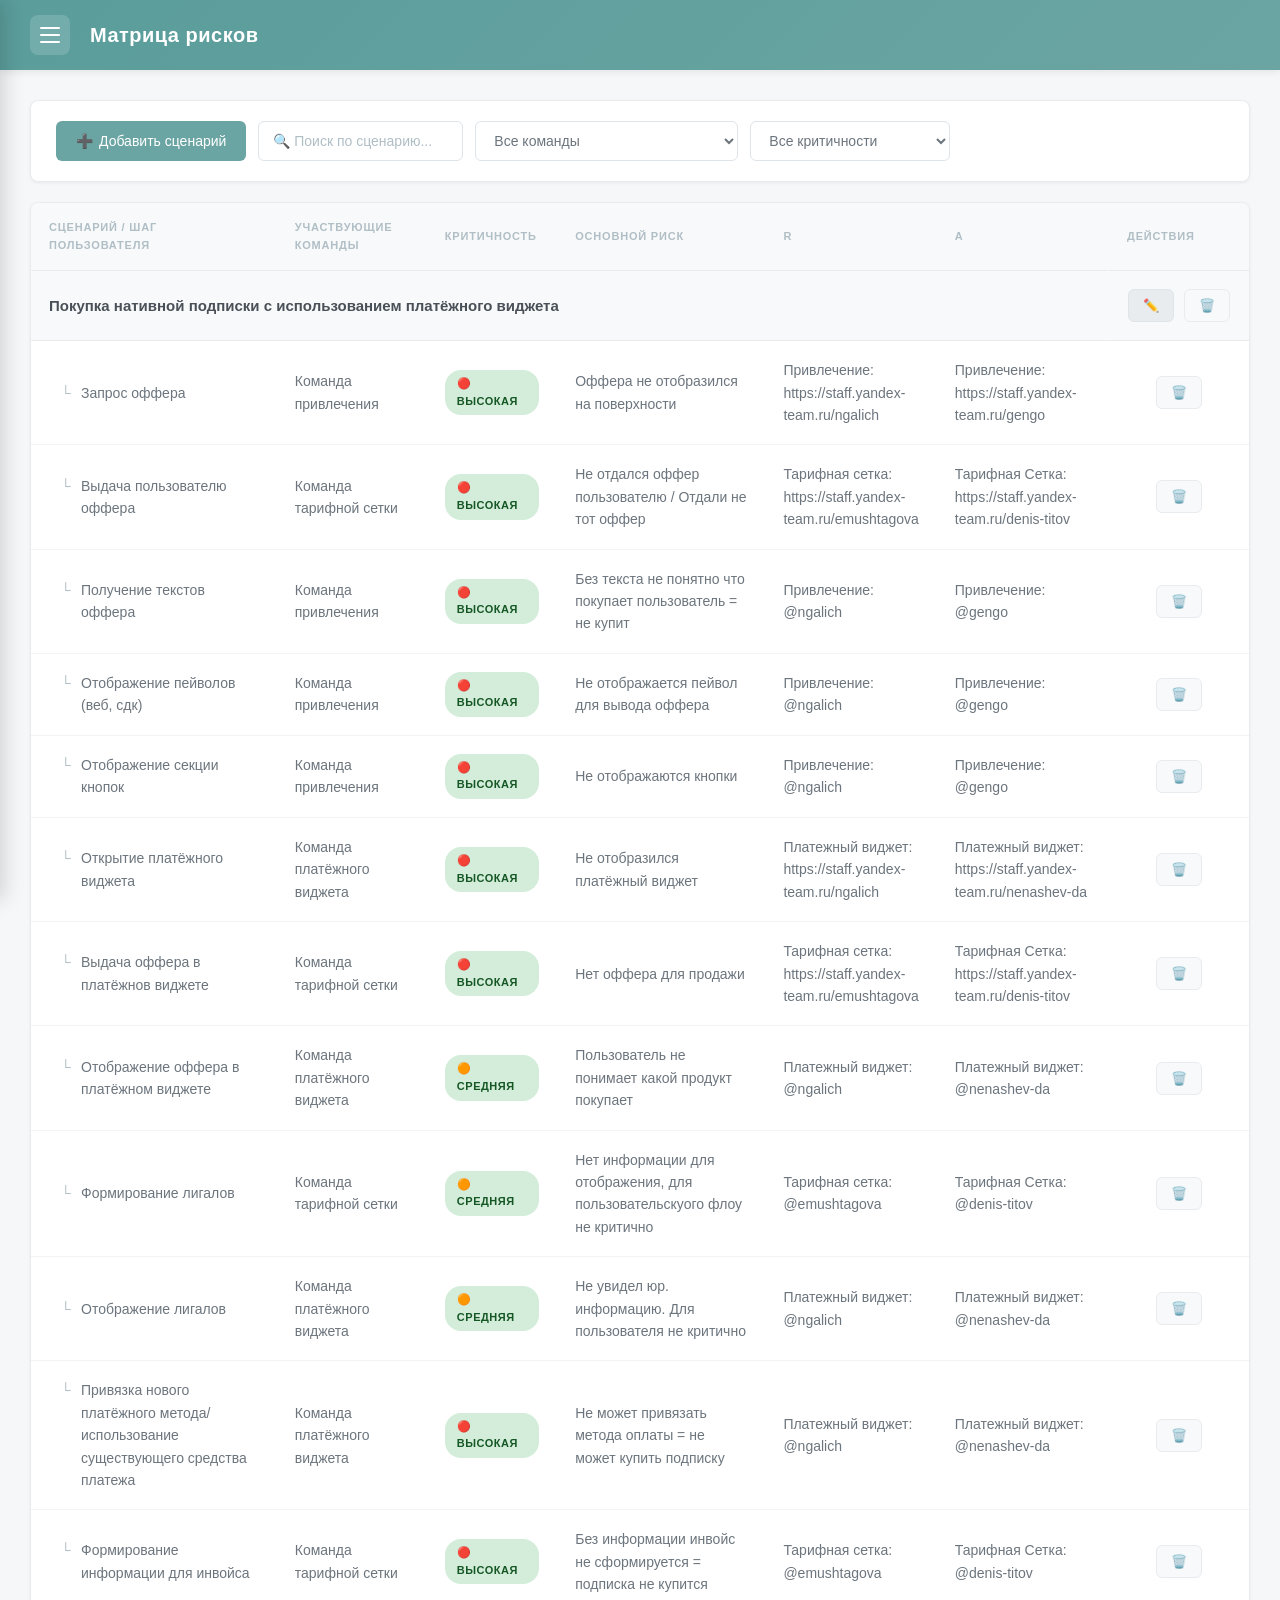
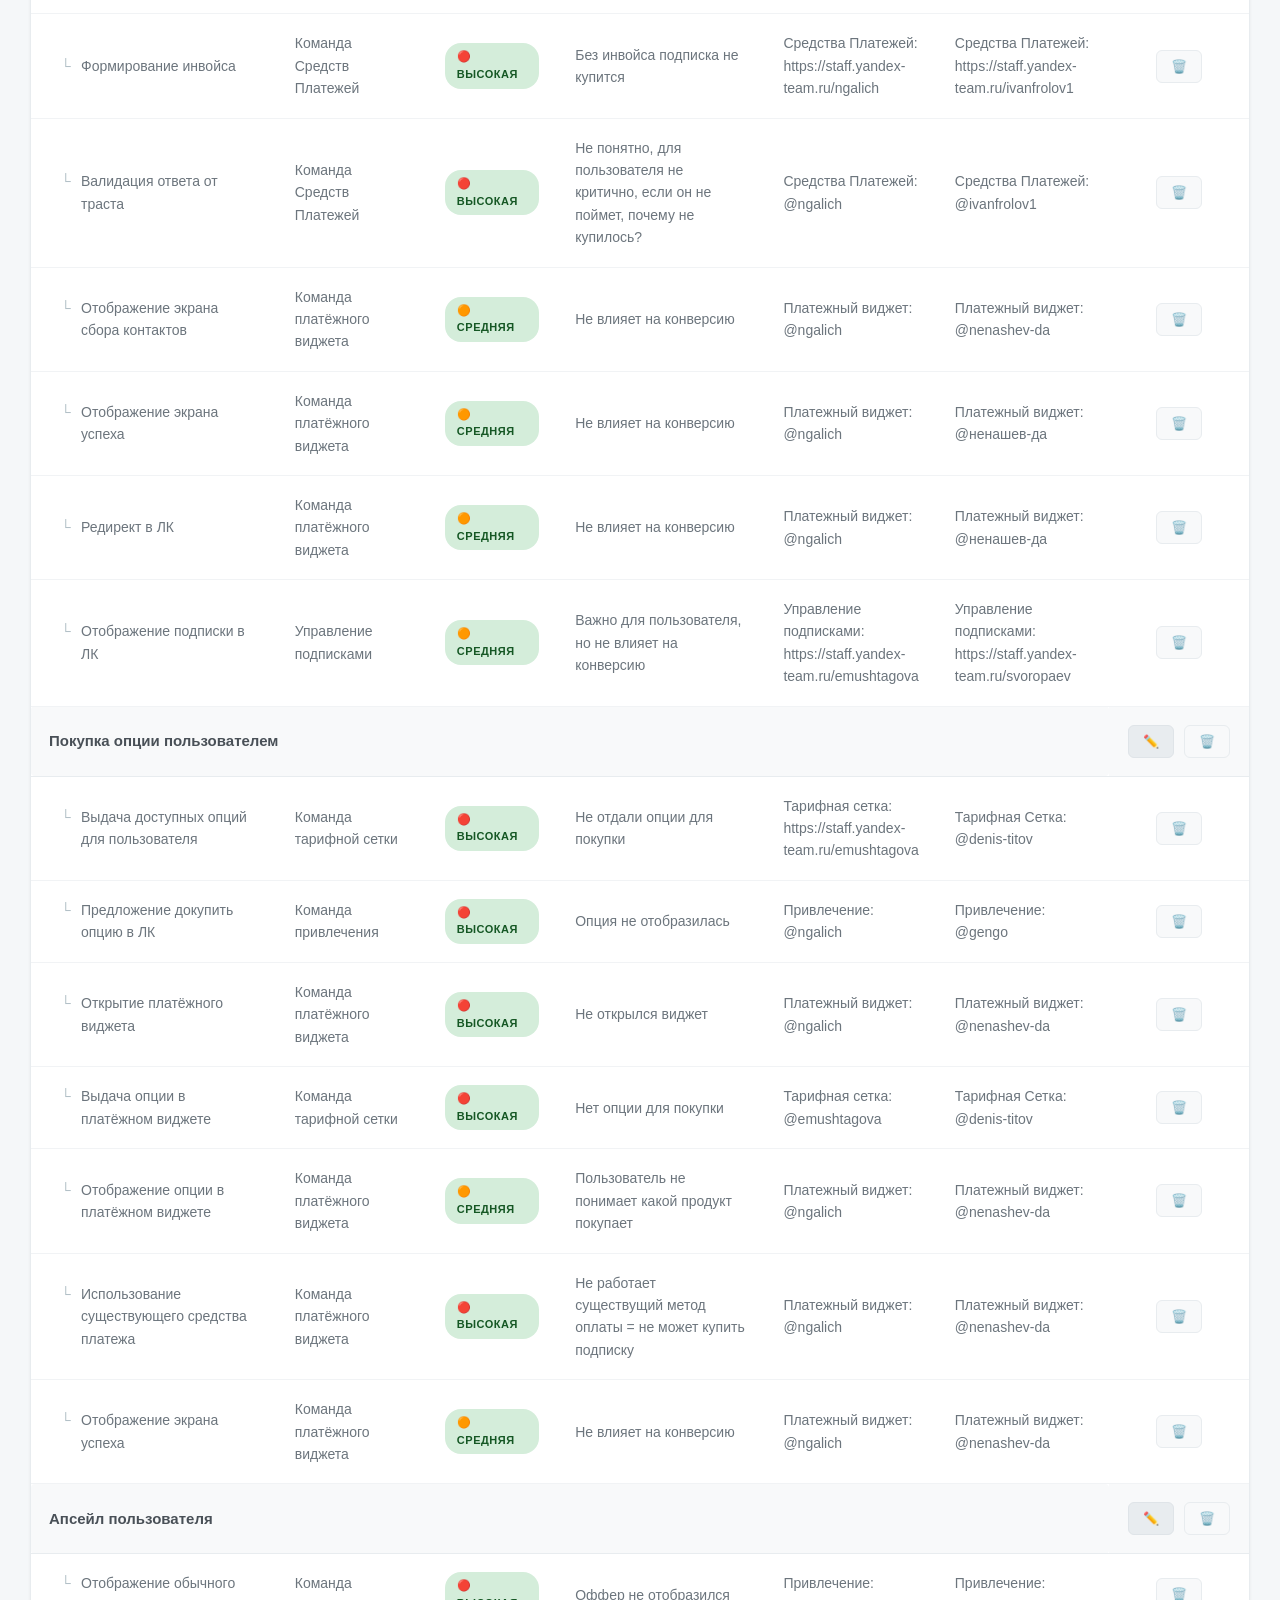
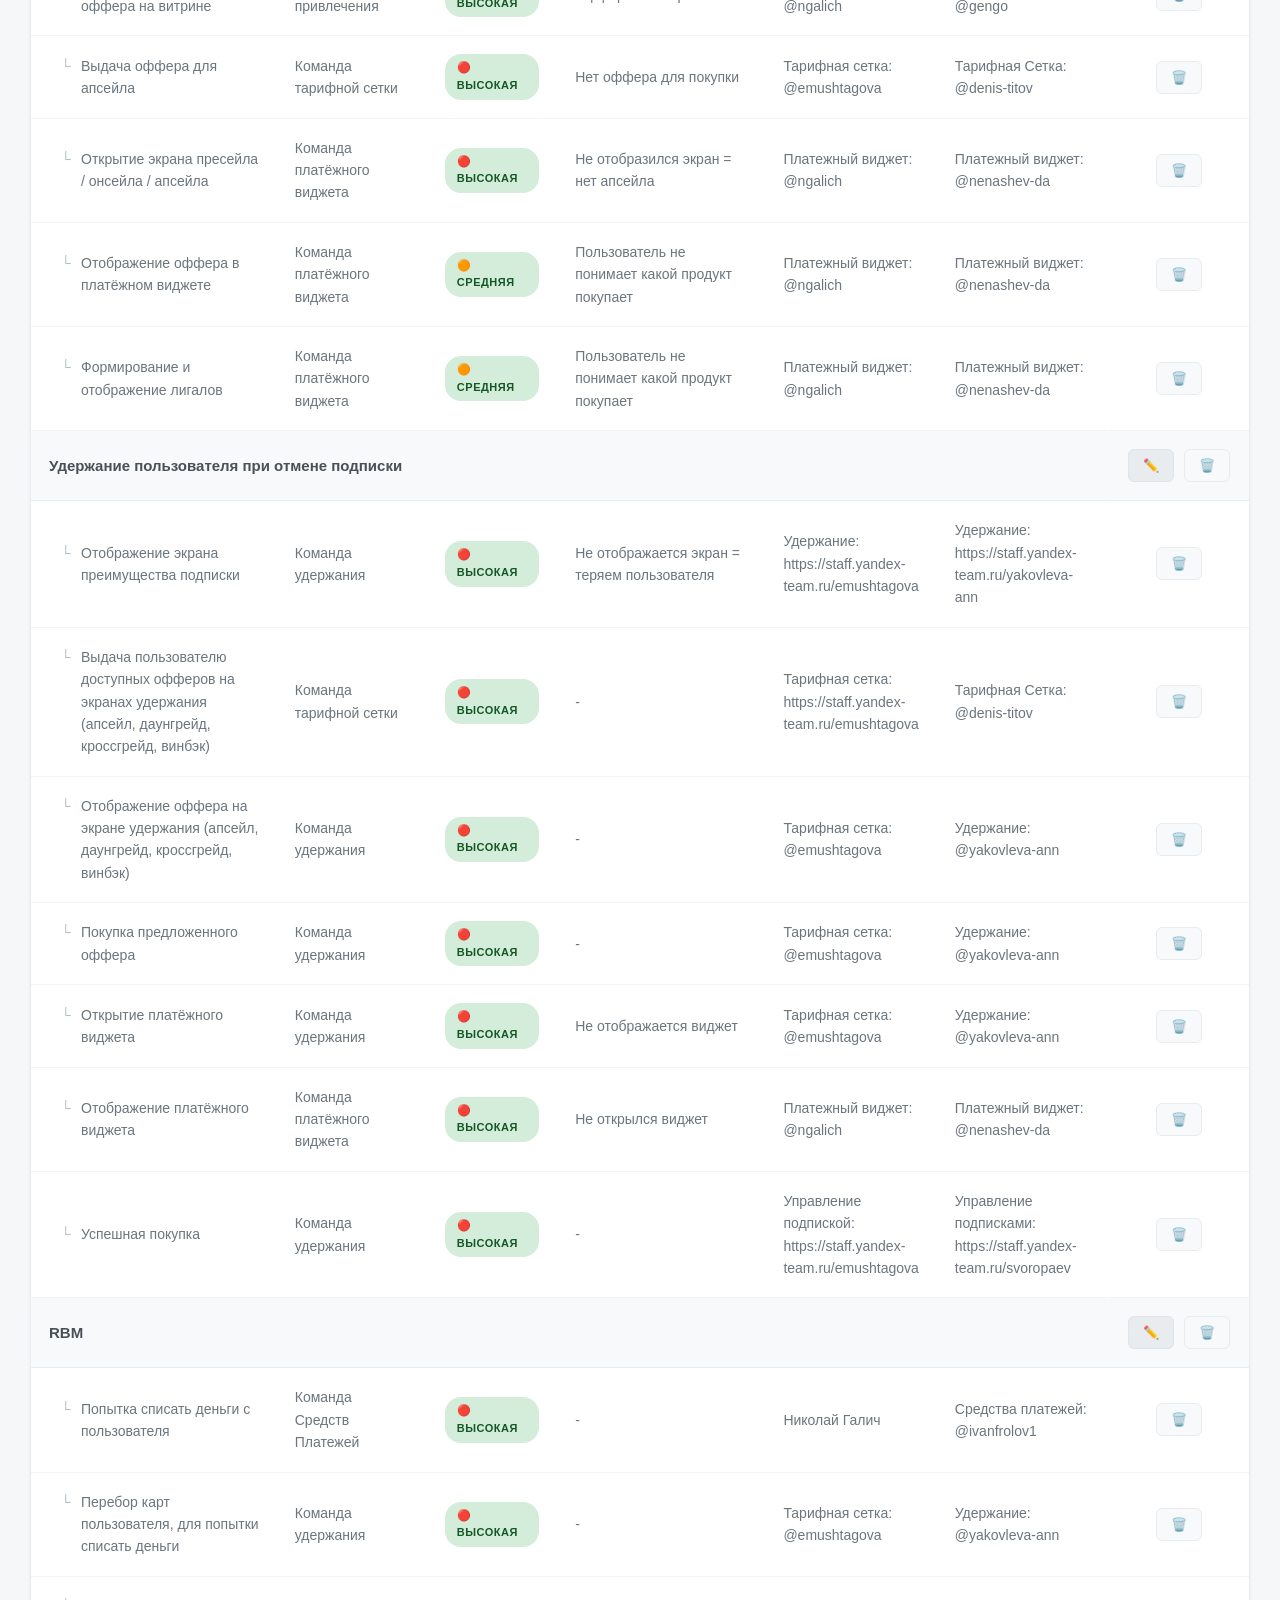
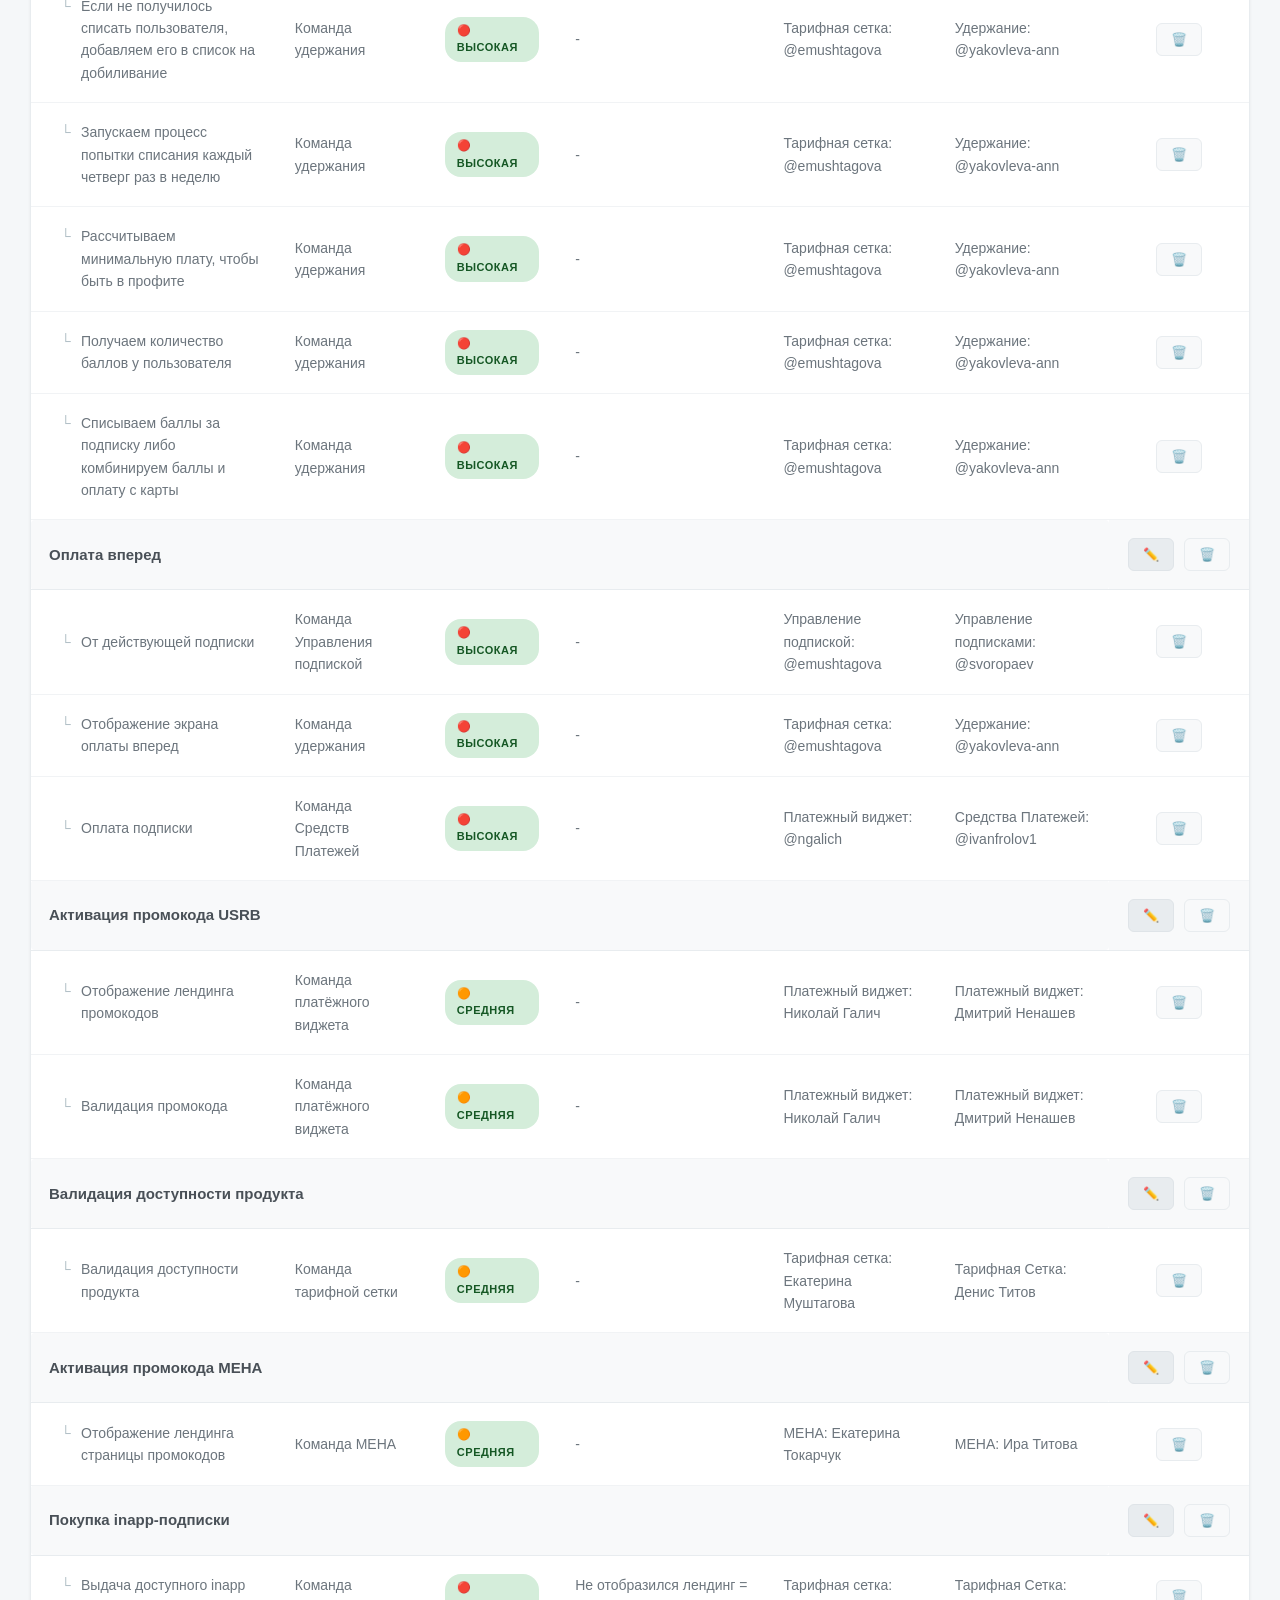
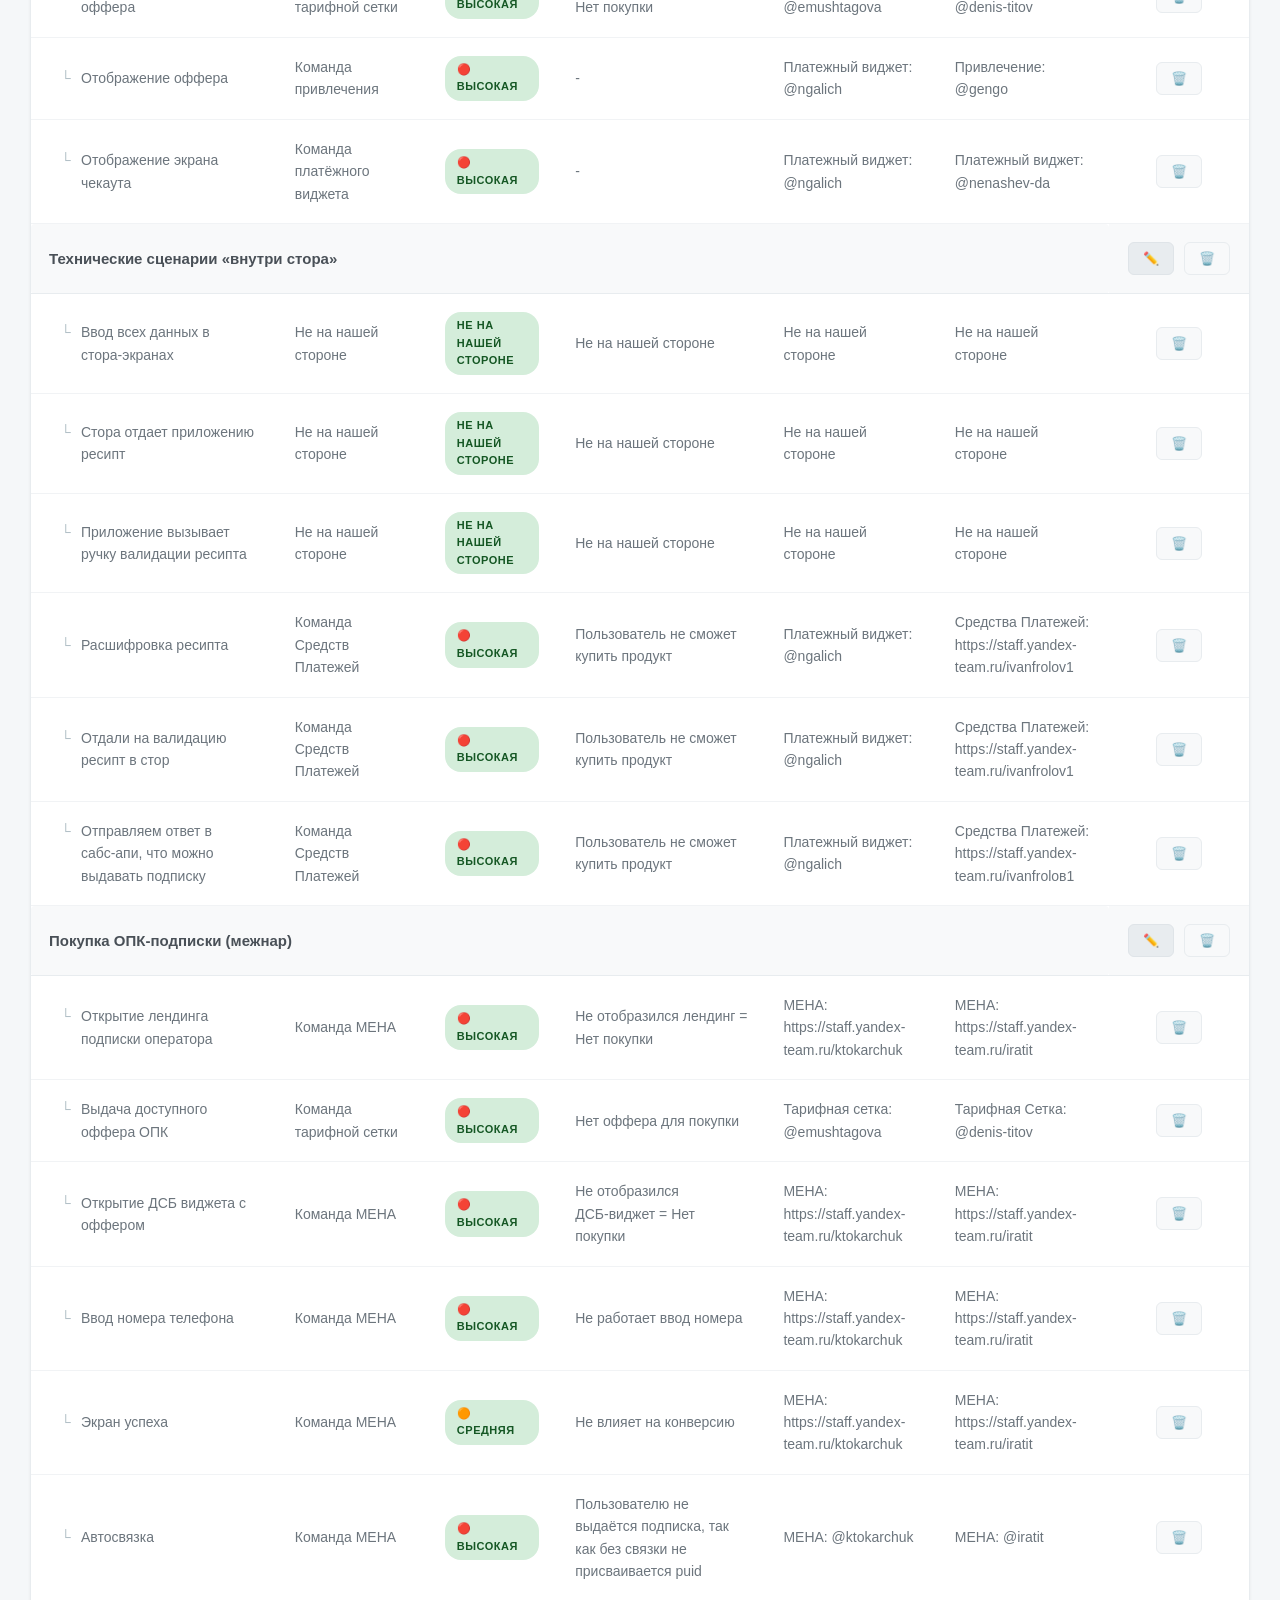
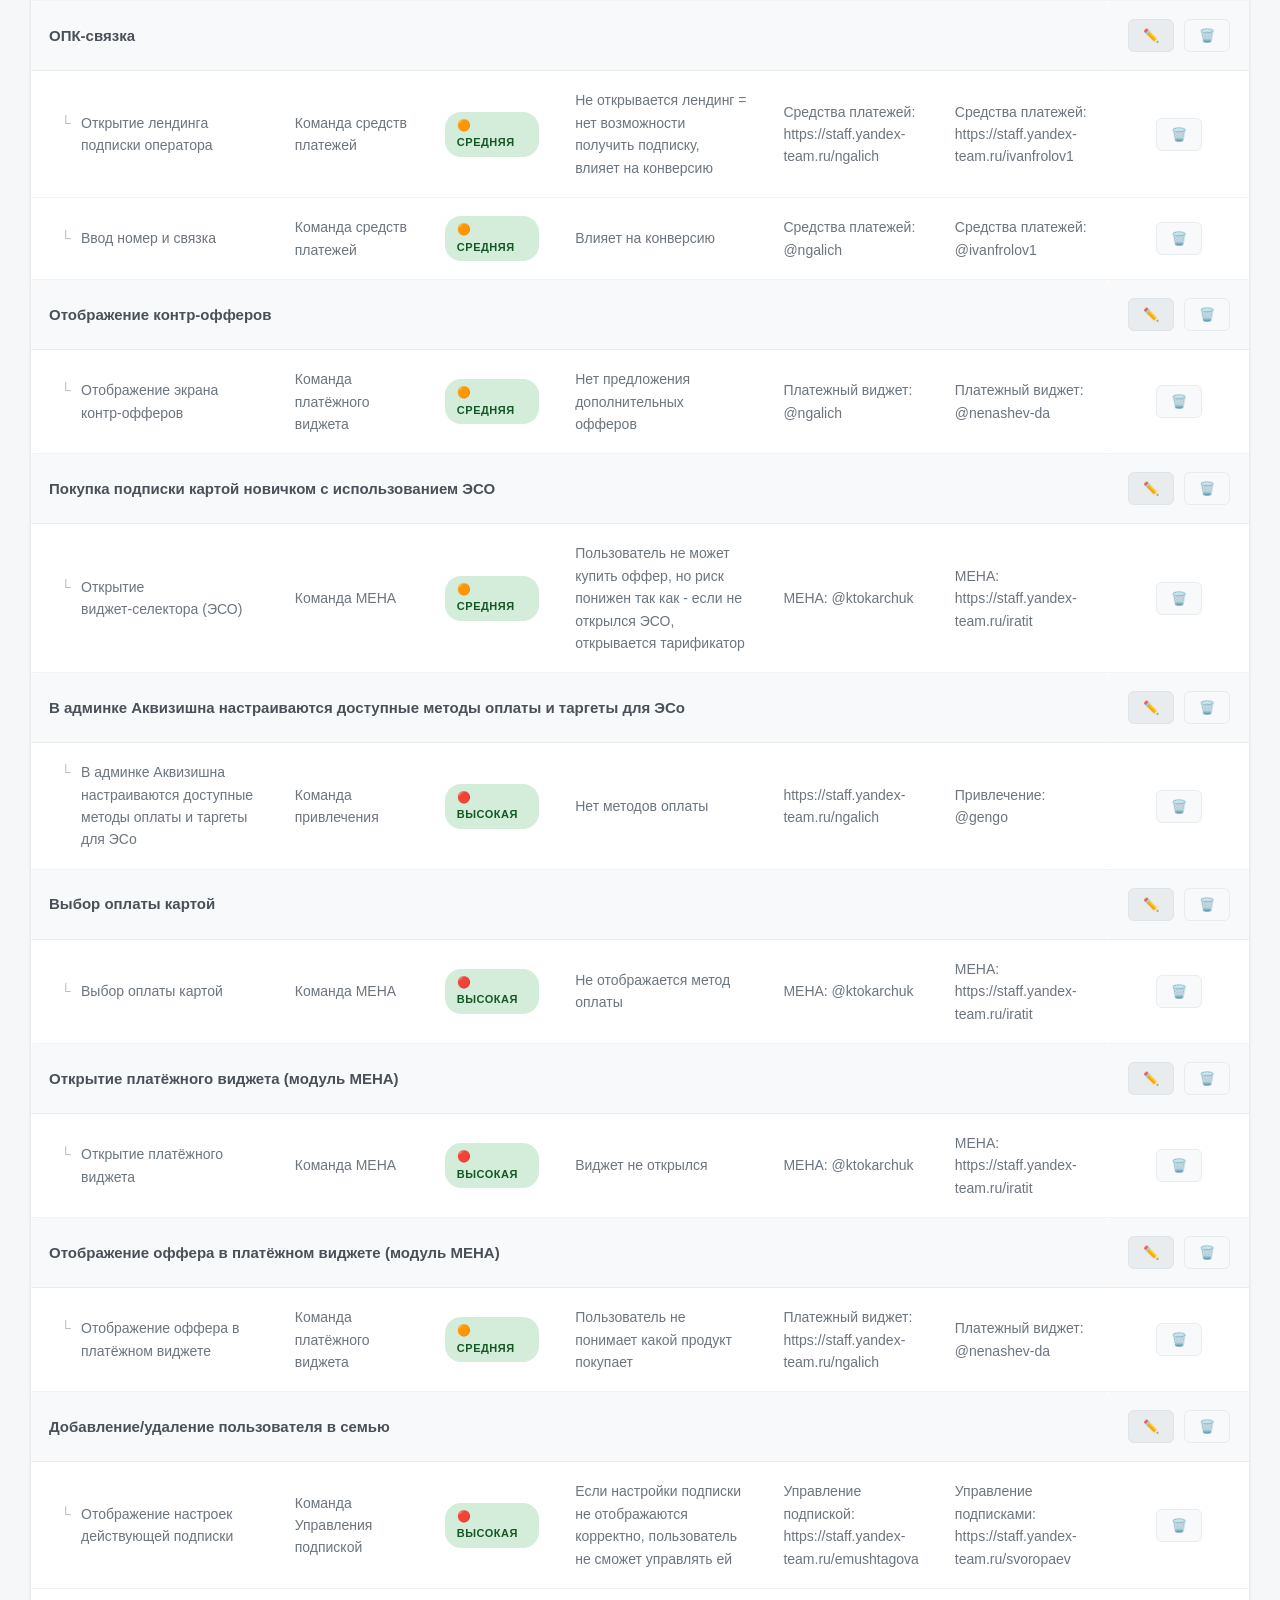
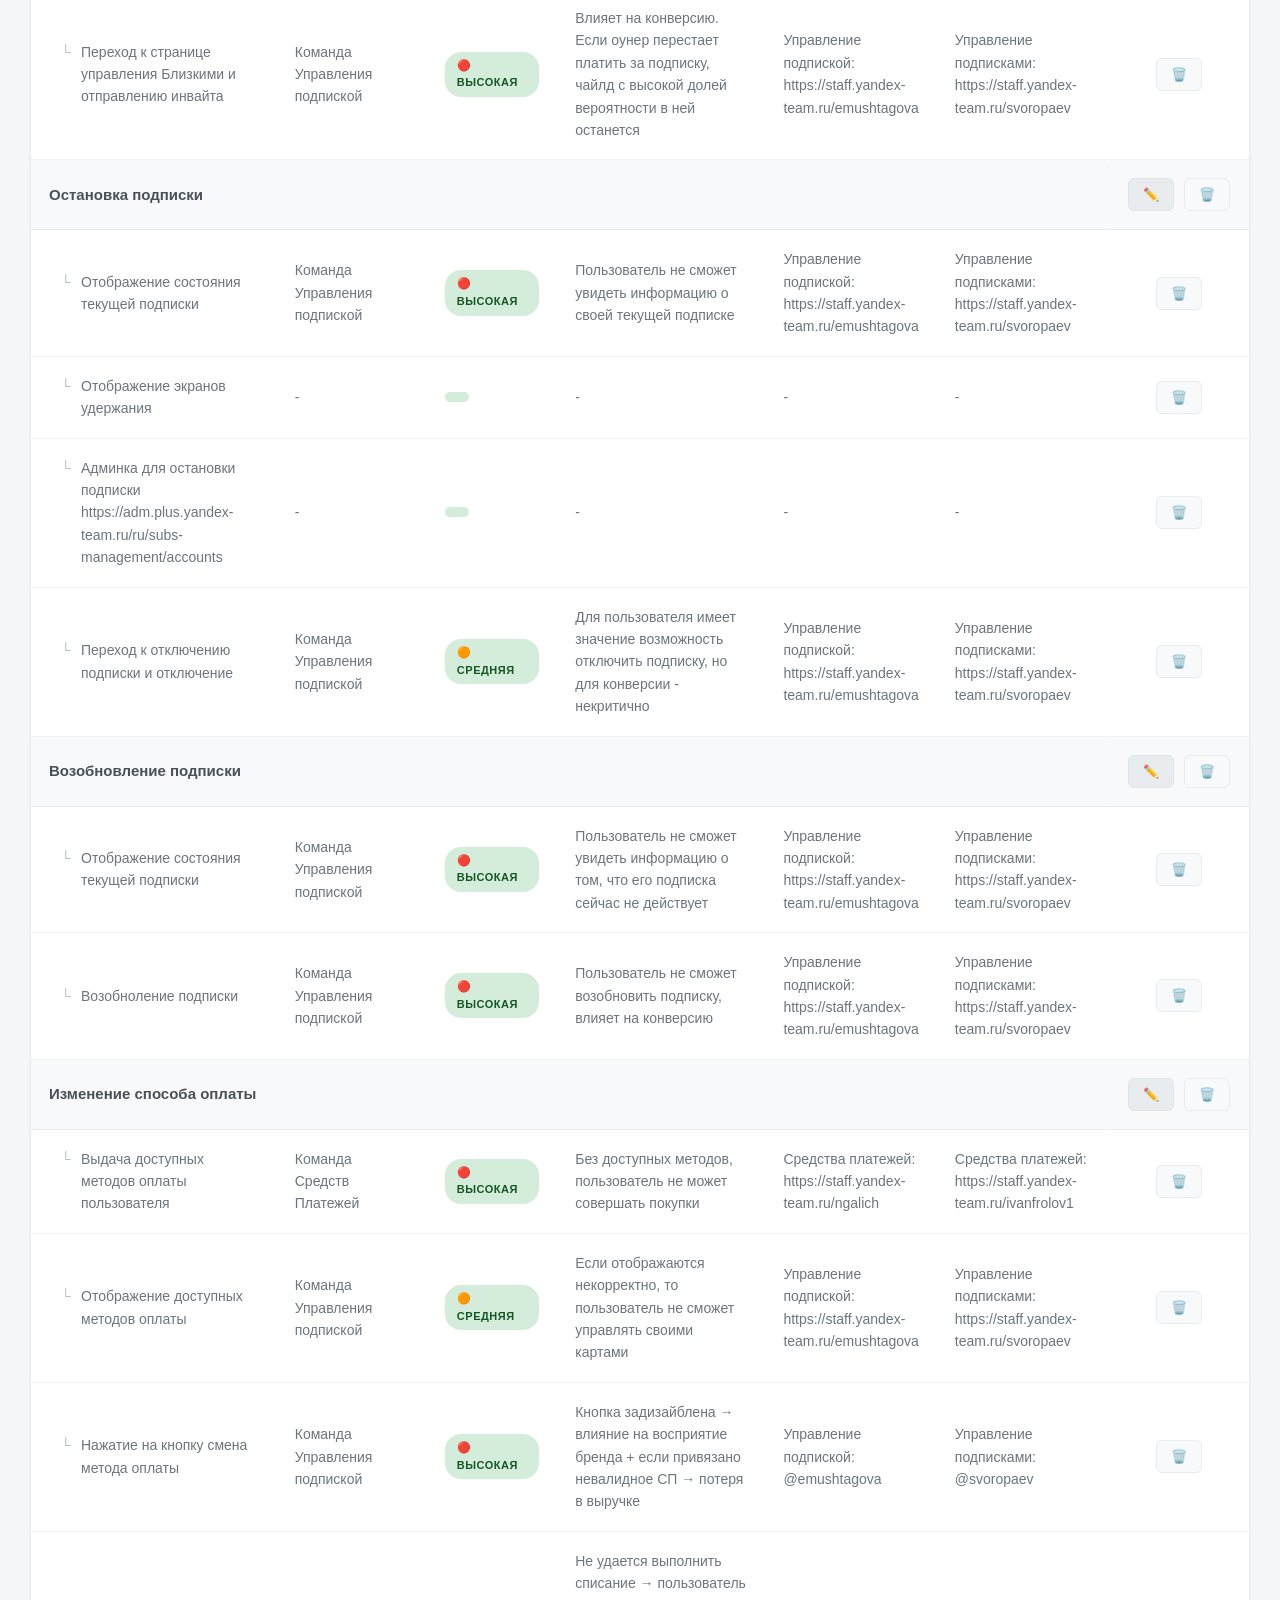
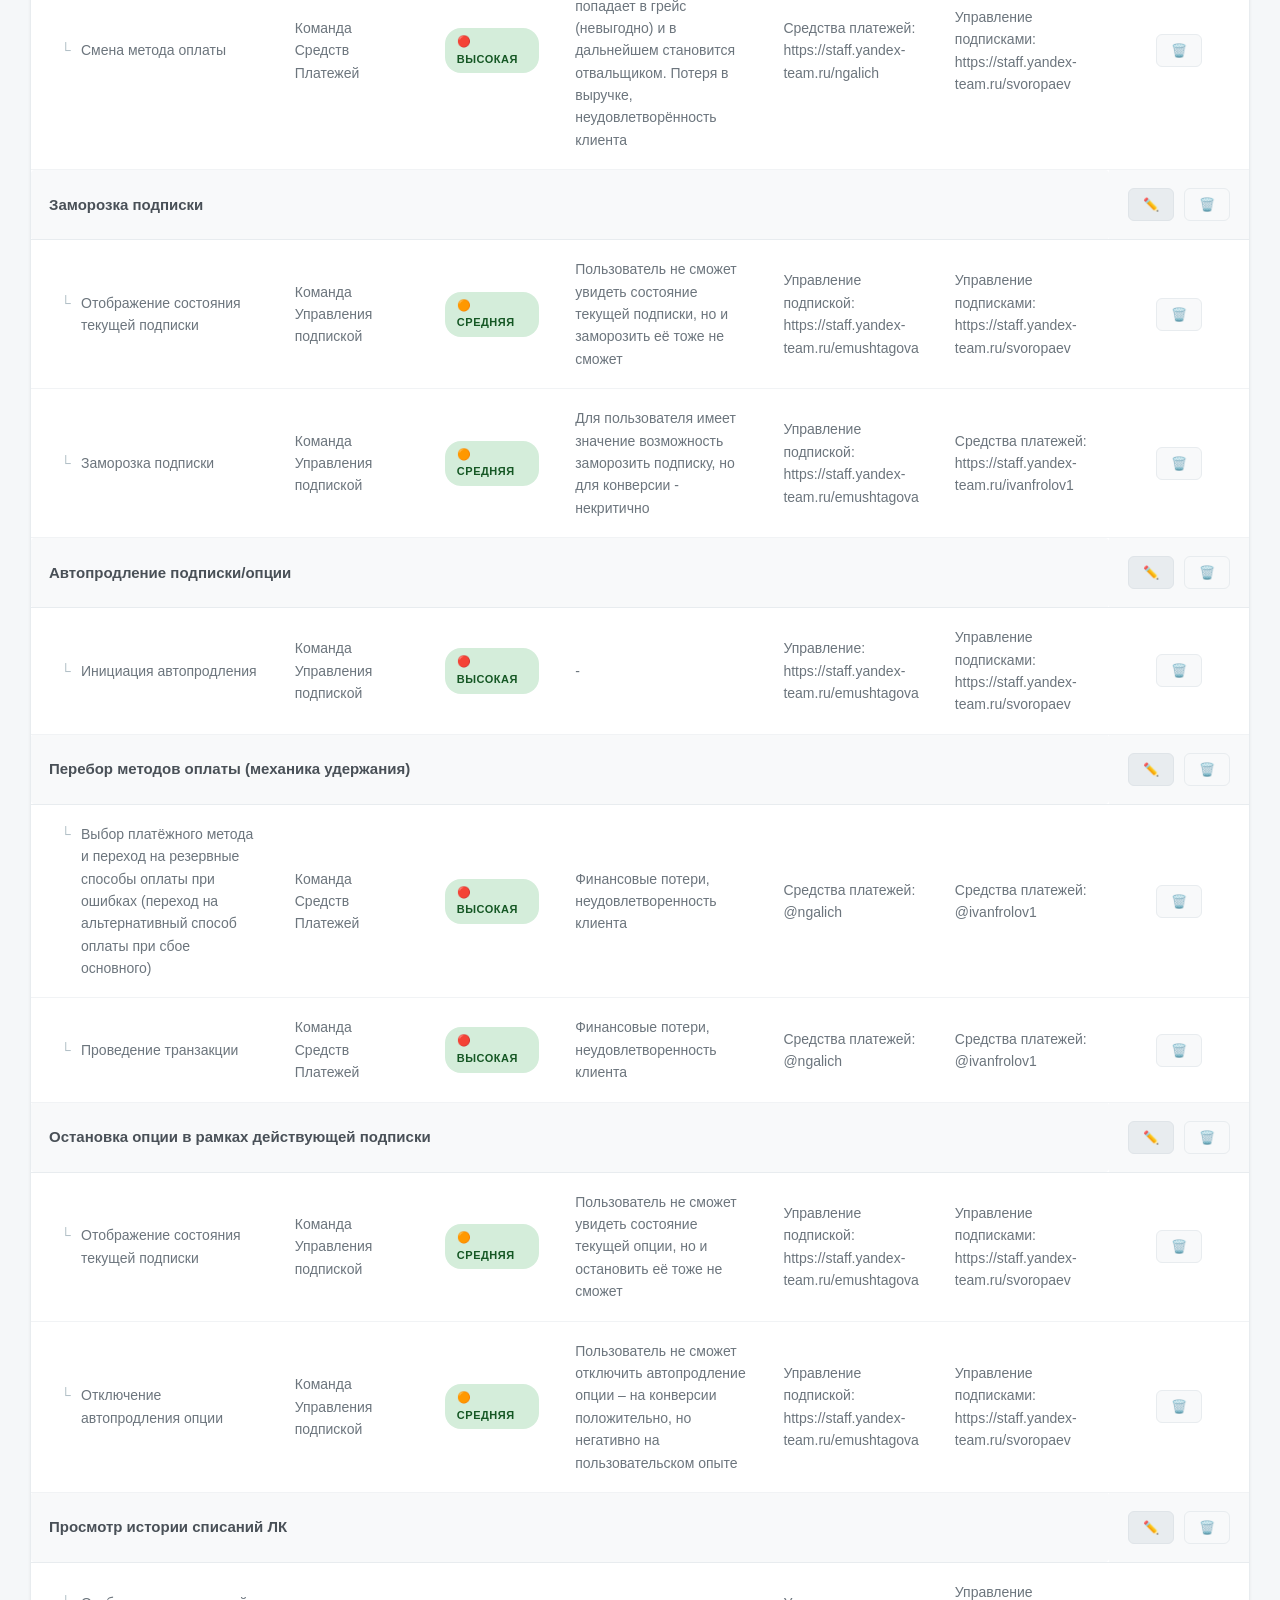
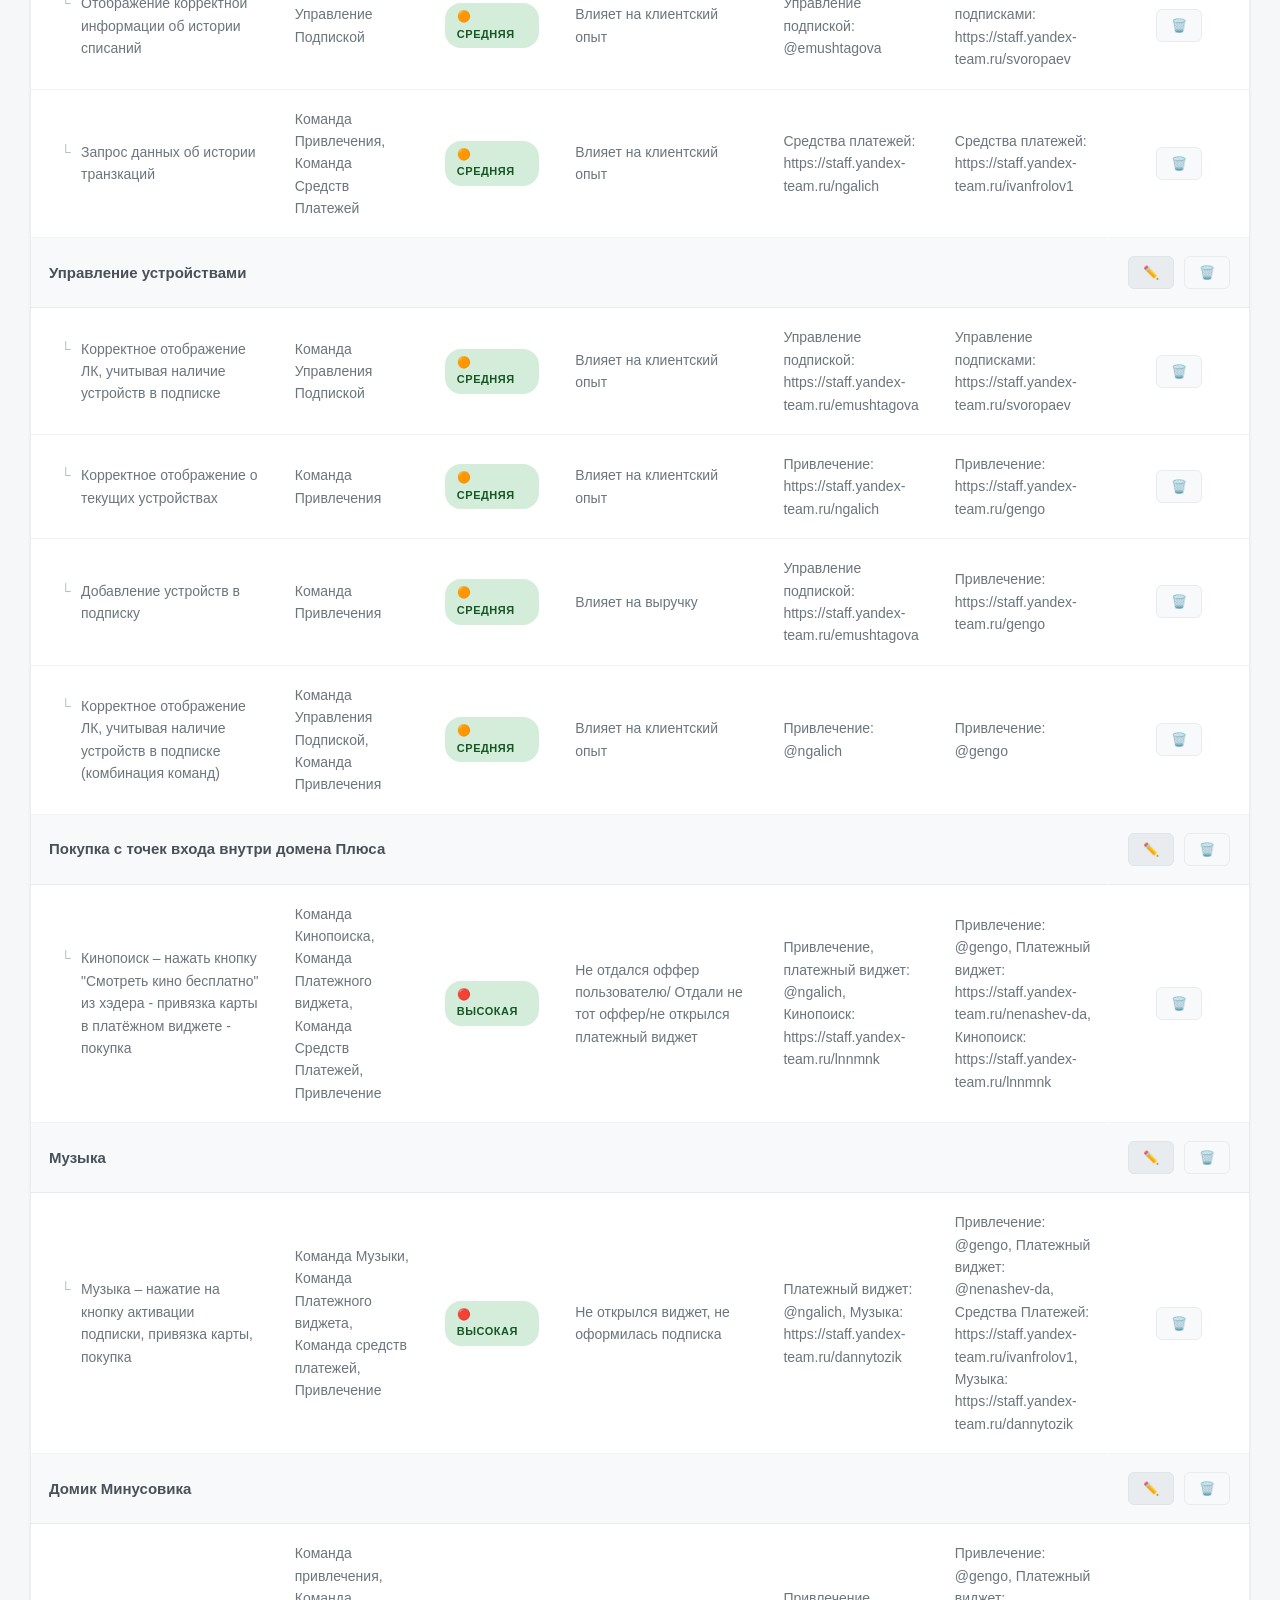
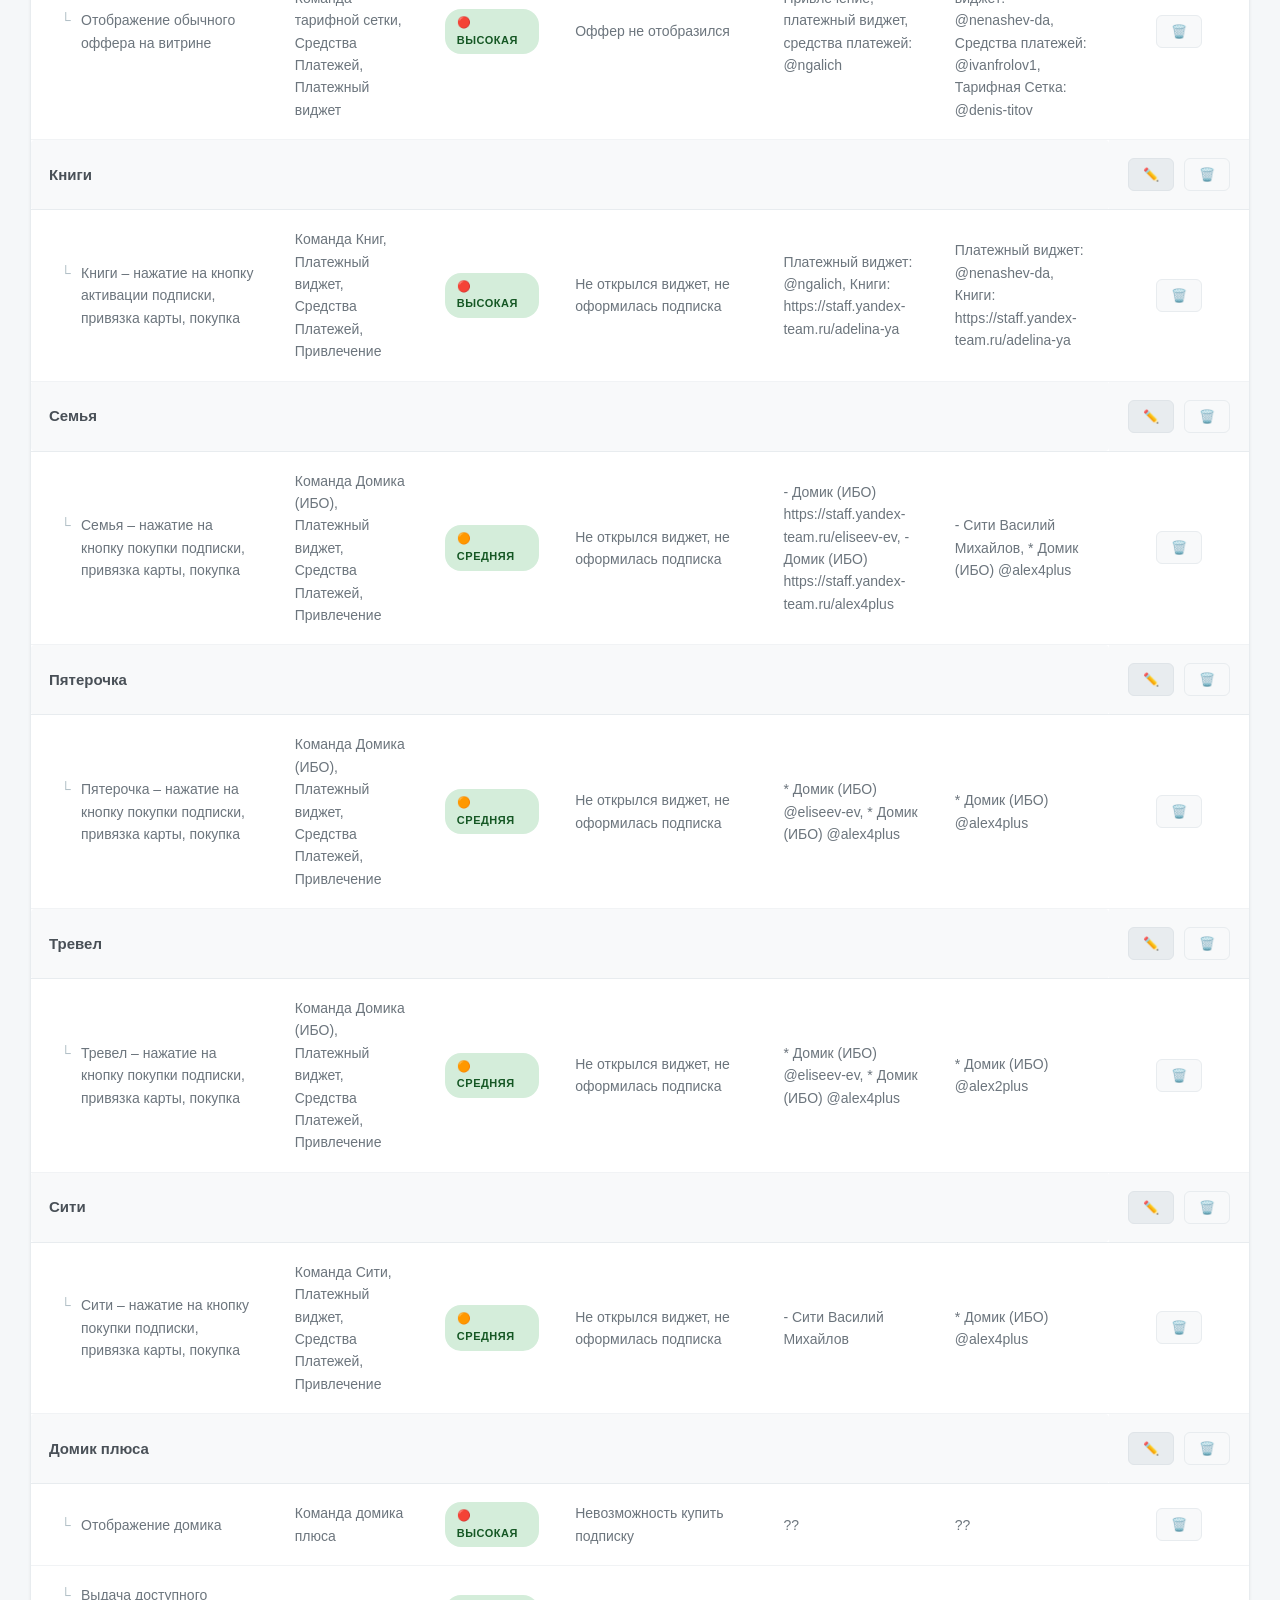
<file: index.html>
<!DOCTYPE html>
<html lang="ru">
<head>
    <meta charset="UTF-8">
    <meta name="viewport" content="width=device-width, initial-scale=1.0">
    <title>Матрица рисков</title>
    <style>
        * {
            margin: 0;
            padding: 0;
            box-sizing: border-box;
        }

        body {
            font-family: -apple-system, BlinkMacSystemFont, 'Segoe UI', 'Helvetica Neue', Arial, sans-serif;
            background: #f5f7f9;
            color: #2c3e50;
            line-height: 1.6;
        }

        /* Header */
        .header {
            background: linear-gradient(135deg, #5a9d9b 0%, #6ba5a3 100%);
            height: 70px;
            display: flex;
            align-items: center;
            padding: 0 30px;
            box-shadow: 0 2px 8px rgba(0,0,0,0.08);
            position: relative;
        }

        .header-logo {
            color: white;
            font-size: 20px;
            font-weight: 600;
            letter-spacing: 0.5px;
        }

        .hamburger {
            background: rgba(255,255,255,0.15);
            border: none;
            width: 40px;
            height: 40px;
            border-radius: 8px;
            cursor: pointer;
            display: flex;
            flex-direction: column;
            align-items: center;
            justify-content: center;
            gap: 5px;
            transition: all 0.3s ease;
            margin-right: 20px;
        }

        .hamburger:hover {
            background: rgba(255,255,255,0.25);
        }

        .hamburger span {
            display: block;
            width: 20px;
            height: 2px;
            background: white;
            border-radius: 2px;
            transition: all 0.3s ease;
        }

        /* Sidebar */
        .sidebar {
            position: fixed;
            left: -280px;
            top: 0;
            width: 280px;
            height: 100vh;
            background: #3d4f5c;
            box-shadow: 4px 0 20px rgba(0,0,0,0.15);
            z-index: 2000;
            transition: left 0.4s cubic-bezier(0.16, 1, 0.3, 1);
            overflow-y: auto;
        }

        .sidebar.open {
            left: 0;
        }

        .sidebar-header {
            padding: 25px 20px;
            border-bottom: 1px solid rgba(255,255,255,0.1);
            display: flex;
            justify-content: space-between;
            align-items: center;
        }

        .sidebar-title {
            color: white;
            font-size: 18px;
            font-weight: 600;
        }

        .sidebar-close {
            background: rgba(255,255,255,0.1);
            border: none;
            color: white;
            width: 32px;
            height: 32px;
            border-radius: 6px;
            cursor: pointer;
            font-size: 20px;
            display: flex;
            align-items: center;
            justify-content: center;
            transition: all 0.2s ease;
        }

        .sidebar-close:hover {
            background: rgba(255,255,255,0.2);
            transform: rotate(90deg);
        }

        .sidebar-menu {
            padding: 10px 0;
        }

        .sidebar-item {
            padding: 14px 20px;
            color: rgba(255,255,255,0.85);
            display: flex;
            align-items: center;
            gap: 12px;
            cursor: pointer;
            transition: all 0.2s ease;
            border: none;
            background: none;
            width: 100%;
            text-align: left;
            font-size: 14px;
            font-weight: 500;
        }

        .sidebar-item:hover {
            background: rgba(255,255,255,0.08);
            color: white;
        }

        .sidebar-divider {
            height: 1px;
            background: rgba(255,255,255,0.1);
            margin: 10px 0;
        }

        .sidebar-overlay {
            position: fixed;
            top: 0;
            left: 0;
            right: 0;
            bottom: 0;
            background: rgba(0,0,0,0.5);
            z-index: 1999;
            opacity: 0;
            visibility: hidden;
            transition: all 0.3s ease;
        }

        .sidebar-overlay.active {
            opacity: 1;
            visibility: visible;
        }

        /* Loading Overlay */
        .loading-overlay {
            position: fixed;
            top: 0;
            left: 0;
            right: 0;
            bottom: 0;
            background: rgba(255, 255, 255, 0.95);
            backdrop-filter: blur(4px);
            z-index: 9999;
            display: none;
            align-items: center;
            justify-content: center;
            flex-direction: column;
        }

        .loading-overlay.active {
            display: flex;
        }

        .loading-spinner {
            width: 50px;
            height: 50px;
            border: 4px solid #e8ecef;
            border-top: 4px solid #6ba5a3;
            border-radius: 50%;
            animation: spin 1s linear infinite;
        }

        @keyframes spin {
            0% { transform: rotate(0deg); }
            100% { transform: rotate(360deg); }
        }

        .loading-text {
            margin-top: 20px;
            color: #6ba5a3;
            font-weight: 600;
            font-size: 16px;
        }

        /* Error Message */
        .error-message {
            background: #f8d7da;
            color: #721c24;
            padding: 15px 20px;
            border-radius: 6px;
            margin: 20px 0;
            border: 1px solid #f5c6cb;
            display: none;
        }

        .error-message.show {
            display: block;
        }

        /* Container */
        .container {
            max-width: 1600px;
            margin: 0 auto;
            padding: 30px;
        }

        .page-title {
            font-size: 28px;
            font-weight: 600;
            color: #2c3e50;
            margin-bottom: 25px;
        }

        /* Controls */
        .controls {
            background: white;
            padding: 20px 25px;
            border-radius: 8px;
            box-shadow: 0 1px 3px rgba(0,0,0,0.06);
            margin-bottom: 20px;
            border: 1px solid #e8ecef;
        }

        .controls-row {
            display: flex;
            flex-wrap: wrap;
            gap: 12px;
            align-items: center;
        }

        .controls-left {
            display: flex;
            gap: 12px;
            flex-wrap: wrap;
            flex: 1;
        }

        /* Buttons */
        .btn {
            padding: 10px 20px;
            border: none;
            border-radius: 6px;
            cursor: pointer;
            font-size: 14px;
            font-weight: 500;
            transition: all 0.2s ease;
            white-space: nowrap;
            display: inline-flex;
            align-items: center;
            gap: 6px;
        }

        .btn-primary {
            background: #6ba5a3;
            color: white;
        }

        .btn-primary:hover {
            background: #5a9d9b;
            box-shadow: 0 2px 8px rgba(107,165,163,0.3);
        }

        .btn-success {
            background: #6ba5a3;
            color: white;
        }

        .btn-success:hover {
            background: #5a9d9b;
            box-shadow: 0 2px 8px rgba(107,165,163,0.3);
        }

        .btn-secondary {
            background: #95a5a6;
            color: white;
        }

        .btn-secondary:hover {
            background: #7f8c8d;
            box-shadow: 0 2px 8px rgba(149,165,166,0.3);
        }

        .btn-danger {
            background: #f8f9fa;
            color: #95a5a6;
            padding: 8px 14px;
            font-size: 13px;
            border: 1px solid #e8ecef;
        }

        .btn-danger:hover {
            background: #e8ecef;
            color: #6c757d;
            box-shadow: 0 2px 6px rgba(0,0,0,0.08);
        }

        .btn-edit {
            background: #e8ecef;
            color: #6c757d;
            padding: 8px 14px;
            font-size: 13px;
            margin-right: 5px;
            border: 1px solid #dfe4e8;
        }

        .btn-edit:hover {
            background: #dfe4e8;
            color: #495057;
            box-shadow: 0 2px 6px rgba(0,0,0,0.08);
        }

        /* Inputs */
        .input-group {
            display: flex;
            gap: 12px;
            flex-wrap: wrap;
        }

        input[type="text"],
        input[type="number"],
        select,
        textarea {
            padding: 10px 14px;
            border: 1px solid #dfe4e8;
            border-radius: 6px;
            font-size: 14px;
            transition: all 0.2s ease;
            min-width: 200px;
            background: white;
            color: #6c757d;
        }

        input[type="text"]:focus,
        input[type="number"]:focus,
        select:focus,
        textarea:focus {
            outline: none;
            border-color: #6ba5a3;
            box-shadow: 0 0 0 3px rgba(107,165,163,0.1);
        }

        input::placeholder,
        textarea::placeholder {
            color: #b0bec5;
        }

        /* Table */
        .table-container {
            background: white;
            border-radius: 8px;
            box-shadow: 0 1px 3px rgba(0,0,0,0.06);
            overflow: hidden;
            border: 1px solid #e8ecef;
        }

        .table-wrapper {
            overflow-x: auto;
        }

        table {
            width: 100%;
            border-collapse: collapse;
            min-width: 1000px;
        }

        thead {
            background: #f8f9fa;
            border-bottom: 1px solid #e8ecef;
        }

        th {
            padding: 16px 18px;
            text-align: left;
            font-weight: 600;
            font-size: 11px;
            text-transform: uppercase;
            letter-spacing: 0.8px;
            color: #b0bec5;
        }

        td {
            padding: 18px;
            border-bottom: 1px solid #f1f3f5;
            font-size: 14px;
            color: #6c757d;
        }

        tbody tr {
            transition: background 0.2s ease;
        }

        tbody tr:hover {
            background: #fafbfc;
        }

        .scenario-row {
            background: #f8f9fa;
            font-weight: 600;
            color: #495057;
        }

        .scenario-row td {
            padding: 18px;
            font-size: 15px;
            border-bottom: 1px solid #e8ecef;
            color: #495057;
        }

        .scenario-row:hover {
            background: #f1f3f5;
        }

        .step-row td:first-child {
            padding-left: 50px;
            position: relative;
        }

        .step-row td:first-child::before {
            content: '└';
            position: absolute;
            left: 30px;
            color: #b0bec5;
            font-weight: bold;
        }

        .editable {
            cursor: pointer;
            position: relative;
            min-height: 20px;
            border-radius: 4px;
            transition: all 0.2s ease;
            color: #6c757d;
        }

        .editable:hover {
            background: #f8f9fa;
        }

        .editable input,
        .editable textarea {
            width: 100%;
            padding: 8px 12px;
            border: 2px solid #6ba5a3;
            border-radius: 6px;
            font-size: 14px;
            min-width: auto;
        }

        .editable textarea {
            min-height: 80px;
            resize: vertical;
        }

        /* Inline editing для select */
        td.editing {
            padding: 8px !important;
            background: white;
            position: relative;
            z-index: 100;
        }

        .editable select {
            width: 100%;
            padding: 10px 14px;
            border: 2px solid #6ba5a3;
            border-radius: 6px;
            font-size: 14px;
            min-width: 150px;
            background: white;
            cursor: pointer;
            appearance: menulist;
            -webkit-appearance: menulist;
            -moz-appearance: menulist;
        }

        .editable select:focus {
            outline: none;
            border-color: #5a9d9b;
            box-shadow: 0 0 0 3px rgba(107,165,163,0.2);
        }

        /* Custom dropdown для критичности */
        .criticality-dropdown {
            position: relative;
            width: 100%;
        }

        .criticality-dropdown-btn {
            width: 100%;
            padding: 10px 14px;
            border: 2px solid #6ba5a3;
            border-radius: 6px;
            background: white;
            text-align: left;
            cursor: pointer;
            font-size: 14px;
            display: flex;
            justify-content: space-between;
            align-items: center;
        }

        .criticality-dropdown-btn:hover {
            background: #f8f9fa;
        }

        .criticality-dropdown-menu {
            position: absolute;
            top: 100%;
            left: 0;
            right: 0;
            background: white;
            border: 2px solid #6ba5a3;
            border-top: none;
            border-radius: 0 0 6px 6px;
            z-index: 1000;
            max-height: 200px;
            overflow-y: auto;
            box-shadow: 0 4px 12px rgba(0,0,0,0.15);
            display: none;
        }

        .criticality-dropdown-menu.show {
            display: block;
        }

        .criticality-dropdown-item {
            padding: 10px 14px;
            cursor: pointer;
            transition: background 0.2s;
        }

        .criticality-dropdown-item:hover {
            background: #f8f9fa;
        }

        .criticality-dropdown-item.selected {
            background: #f0f9f9;
            font-weight: 600;
        }

        /* Criticality badges */
        .criticality {
            display: inline-block;
            padding: 5px 12px;
            border-radius: 16px;
            font-weight: 600;
            font-size: 11px;
            text-transform: uppercase;
            letter-spacing: 0.5px;
        }

        .criticality-low {
            background: #d4edda;
            color: #155724;
        }

        .criticality-medium {
            background: #fff3cd;
            color: #856404;
        }

        .criticality-high {
            background: #f8d7da;
            color: #721c24;
        }

        .criticality-critical {
            background: #e74c3c;
            color: white;
        }

        .actions-cell {
            text-align: center;
            white-space: nowrap;
        }

        /* Modal */
        .modal-overlay {
            display: none;
            position: fixed;
            top: 0;
            left: 0;
            right: 0;
            bottom: 0;
            background: rgba(0, 0, 0, 0.6);
            backdrop-filter: blur(4px);
            z-index: 3000;
            animation: fadeIn 0.3s ease;
        }

        .modal-overlay.active {
            display: flex;
            align-items: center;
            justify-content: center;
        }

        @keyframes fadeIn {
            from { opacity: 0; }
            to { opacity: 1; }
        }

        .modal {
            background: white;
            border-radius: 8px;
            box-shadow: 0 10px 40px rgba(0,0,0,0.2);
            width: 90%;
            max-width: 900px;
            max-height: 90vh;
            overflow-y: auto;
            animation: slideUp 0.3s ease;
        }

        @keyframes slideUp {
            from {
                opacity: 0;
                transform: translateY(50px);
            }
            to {
                opacity: 1;
                transform: translateY(0);
            }
        }

        .modal-header {
            padding: 25px 30px;
            border-bottom: 1px solid #e8ecef;
            display: flex;
            justify-content: space-between;
            align-items: center;
            background: white;
        }

        .modal-header h2 {
            font-size: 22px;
            font-weight: 600;
            color: #2c3e50;
        }

        .close-btn {
            background: #f1f3f5;
            border: none;
            font-size: 24px;
            color: #95a5a6;
            cursor: pointer;
            padding: 0;
            width: 36px;
            height: 36px;
            display: flex;
            align-items: center;
            justify-content: center;
            border-radius: 6px;
            transition: all 0.2s ease;
        }

        .close-btn:hover {
            background: #e8ecef;
            color: #2c3e50;
            transform: rotate(90deg);
        }

        .modal-body {
            padding: 30px;
            background: white;
        }

        .form-group {
            margin-bottom: 20px;
        }

        .form-group label {
            display: block;
            margin-bottom: 8px;
            font-weight: 600;
            color: #495057;
            font-size: 13px;
        }

        .form-group input,
        .form-group select,
        .form-group textarea {
            width: 100%;
            padding: 10px 14px;
            border: 1px solid #dfe4e8;
            border-radius: 6px;
            font-size: 14px;
            font-family: inherit;
            transition: all 0.2s ease;
            background: white;
            color: #6c757d;
        }

        .form-group textarea {
            resize: vertical;
            min-height: 100px;
        }

        .form-group input:focus,
        .form-group select:focus,
        .form-group textarea:focus {
            outline: none;
            border-color: #6ba5a3;
            box-shadow: 0 0 0 3px rgba(107,165,163,0.1);
        }

        .steps-container {
            margin-top: 20px;
        }

        .step-item {
            background: #fafbfc;
            padding: 20px;
            border-radius: 6px;
            margin-bottom: 16px;
            border: 1px solid #e8ecef;
            transition: all 0.2s ease;
        }

        .step-item:hover {
            border-color: #6ba5a3;
            box-shadow: 0 2px 8px rgba(107,165,163,0.1);
        }

        .step-header {
            display: flex;
            justify-content: space-between;
            align-items: center;
            margin-bottom: 16px;
        }

        .step-number {
            font-weight: 600;
            background: #95a5a6;
            color: white;
            padding: 6px 14px;
            border-radius: 16px;
            font-size: 13px;
        }

        .btn-remove {
            background: #f8f9fa;
            color: #95a5a6;
            padding: 6px 12px;
            border-radius: 6px;
            border: 1px solid #e8ecef;
            cursor: pointer;
            font-size: 12px;
            font-weight: 500;
            transition: all 0.2s ease;
        }

        .btn-remove:hover {
            background: #e8ecef;
            color: #6c757d;
            box-shadow: 0 2px 6px rgba(0,0,0,0.08);
        }

        .btn-add-step {
            width: 100%;
            padding: 14px;
            background: white;
            border: 2px dashed #b0bec5;
            border-radius: 6px;
            color: #6ba5a3;
            cursor: pointer;
            font-weight: 600;
            font-size: 14px;
            transition: all 0.2s ease;
        }

        .btn-add-step:hover {
            background: #fafbfc;
            border-color: #6ba5a3;
            box-shadow: 0 2px 6px rgba(107,165,163,0.1);
        }

        .modal-footer {
            padding: 20px 30px;
            border-top: 1px solid #e8ecef;
            display: flex;
            gap: 12px;
            justify-content: flex-end;
            background: #fafbfc;
        }

        /* Dropdown */
        .dropdown {
            position: relative;
            display: inline-block;
        }

        .dropdown-content {
            display: none;
            position: absolute;
            background-color: white;
            min-width: 200px;
            box-shadow: 0 4px 16px rgba(0,0,0,0.12);
            border-radius: 6px;
            z-index: 1;
            overflow: hidden;
            border: 1px solid #e8ecef;
            top: 100%;
            right: 0;
            margin-top: 6px;
        }

        .dropdown-content.show {
            display: block;
        }

        .dropdown-item {
            padding: 10px 16px;
            cursor: pointer;
            transition: all 0.2s ease;
            display: flex;
            align-items: center;
            gap: 8px;
            font-size: 14px;
            color: #2c3e50;
            border: none;
            background: none;
            width: 100%;
            text-align: left;
            font-weight: 500;
        }

        .dropdown-item:hover {
            background: #f8f9fa;
        }

        /* Empty state */
        .empty-state {
            text-align: center;
            padding: 80px 20px;
            color: #b0bec5;
        }

        .empty-state-icon {
            font-size: 64px;
            margin-bottom: 16px;
            opacity: 0.3;
        }

        .empty-state p {
            font-size: 15px;
            color: #b0bec5;
        }

        /* Responsive */
        @media (max-width: 768px) {
            .container {
                padding: 15px;
            }

            .controls {
                padding: 16px 20px;
            }

            .controls-row {
                flex-direction: column;
                align-items: stretch;
            }

            .controls-left {
                flex-direction: column;
            }

            input[type="text"],
            select {
                width: 100%;
                min-width: auto;
            }

            .modal {
                width: 95%;
                max-height: 95vh;
            }

            .modal-body {
                padding: 20px;
            }

            table {
                font-size: 12px;
            }

            th, td {
                padding: 12px 10px;
            }

            .step-row td:first-child {
                padding-left: 30px;
            }

            .step-row td:first-child::before {
                left: 15px;
            }

            .sidebar {
                width: 260px;
                left: -260px;
            }
        }
    </style>
</head>
<body>
    <!-- Loading Overlay -->
    <div class="loading-overlay" id="loadingOverlay">
        <div class="loading-spinner"></div>
        <div class="loading-text">Загрузка данных...</div>
    </div>

    <!-- Sidebar Overlay -->
    <div class="sidebar-overlay" id="sidebarOverlay" onclick="closeSidebar()"></div>

    <!-- Sidebar -->
    <div class="sidebar" id="sidebar">
        <div class="sidebar-header">
            <span class="sidebar-title">Меню</span>
            <button class="sidebar-close" onclick="closeSidebar()">✕</button>
        </div>
        <div class="sidebar-menu">
            <button class="sidebar-item" onclick="document.getElementById('fileInput').click()">
                <span>📄</span> Загрузить JSON
            </button>
            <button class="sidebar-item" onclick="document.getElementById('csvInput').click()">
                <span>📊</span> Импорт из CSV
            </button>
            <div class="sidebar-divider"></div>
            <button class="sidebar-item" onclick="saveToFile()">
                <span>💾</span> Скачать JSON
            </button>
            <button class="sidebar-item" onclick="exportToCSV()">
                <span>📊</span> Экспорт в CSV
            </button>
        </div>
    </div>

    <!-- Header -->
    <div class="header">
        <button class="hamburger" onclick="openSidebar()">
            <span></span>
            <span></span>
            <span></span>
        </button>
        <div class="header-logo">Матрица рисков</div>
    </div>

    <div class="container">
        <!-- Error Message -->
        <div class="error-message" id="errorMessage"></div>

        <div class="controls">
            <div class="controls-row">
                <div class="controls-left">
                    <button class="btn btn-primary" id="addScenarioBtn" onclick="openModal()">
                        <span>➕</span> Добавить сценарий
                    </button>
                    <div class="input-group">
                        <input type="text" id="searchInput" placeholder="🔍 Поиск по сценарию..." oninput="applyFilters()">
                        <select id="teamFilter" onchange="applyFilters()">
                            <option value="">Все команды</option>
                        </select>
                        <select id="criticalityFilter" onchange="applyFilters()">
                            <option value="">Все критичности</option>
                            <option value="Низкая">Низкая</option>
                            <option value="Средняя">Средняя</option>
                            <option value="Высокая">Высокая</option>
                            <option value="Критическая">Критическая</option>
                        </select>
                    </div>
                </div>
            </div>
        </div>

        <input type="file" id="fileInput" accept=".json" style="display: none;" onchange="loadFromFile(event)">
        <input type="file" id="csvInput" accept=".csv" style="display: none;" onchange="importFromCSV(event)">

        <div class="table-container">
            <div class="table-wrapper">
                <table id="risksTable">
                    <thead>
                        <tr>
                            <th>Сценарий / Шаг пользователя</th>
                            <th>Участвующие команды</th>
                            <th>Критичность</th>
                            <th>Основной риск</th>
                            <th style="width: 100px;">R</th>
                            <th style="width: 100px;">A</th>
                            <th style="width: 140px;" id="actionsHeader">Действия</th>
                        </tr>
                    </thead>
                    <tbody id="tableBody">
                        <tr>
                            <td colspan="7">
                                <div class="empty-state">
                                    <div class="empty-state-icon">📋</div>
                                    <p>Нет данных. Добавьте первый сценарий.</p>
                                </div>
                            </td>
                        </tr>
                    </tbody>
                </table>
            </div>
        </div>
    </div>

    <!-- Modal -->
    <div class="modal-overlay" id="modalOverlay">
        <div class="modal">
            <div class="modal-header">
                <h2 id="modalTitle">Добавить сценарий</h2>
                <button class="close-btn" onclick="closeModal()">&times;</button>
            </div>
            <div class="modal-body">
                <div class="form-group">
                    <label>Название сценария *</label>
                    <input type="text" id="scenarioName" placeholder="Например: Регистрация пользователя">
                </div>

                <div class="steps-container">
                    <label style="display: block; margin-bottom: 12px; font-weight: 600; color: #495057;">Шаги сценария</label>
                    <div id="stepsContainer"></div>
                    <button class="btn-add-step" onclick="addStep()">➕ Добавить шаг</button>
                </div>
            </div>
            <div class="modal-footer">
                <button class="btn btn-secondary" onclick="closeModal()">Отмена</button>
                <button class="btn btn-success" onclick="saveScenario()">💾 Сохранить сценарий</button>
            </div>
        </div>
    </div>

    <script src="app.js"></script>
    <script>
        // Sidebar functions
        function openSidebar() {
            document.getElementById('sidebar').classList.add('open');
            document.getElementById('sidebarOverlay').classList.add('active');
        }

        function closeSidebar() {
            document.getElementById('sidebar').classList.remove('open');
            document.getElementById('sidebarOverlay').classList.remove('active');
        }
    </script>
</body>
</html>
</file>
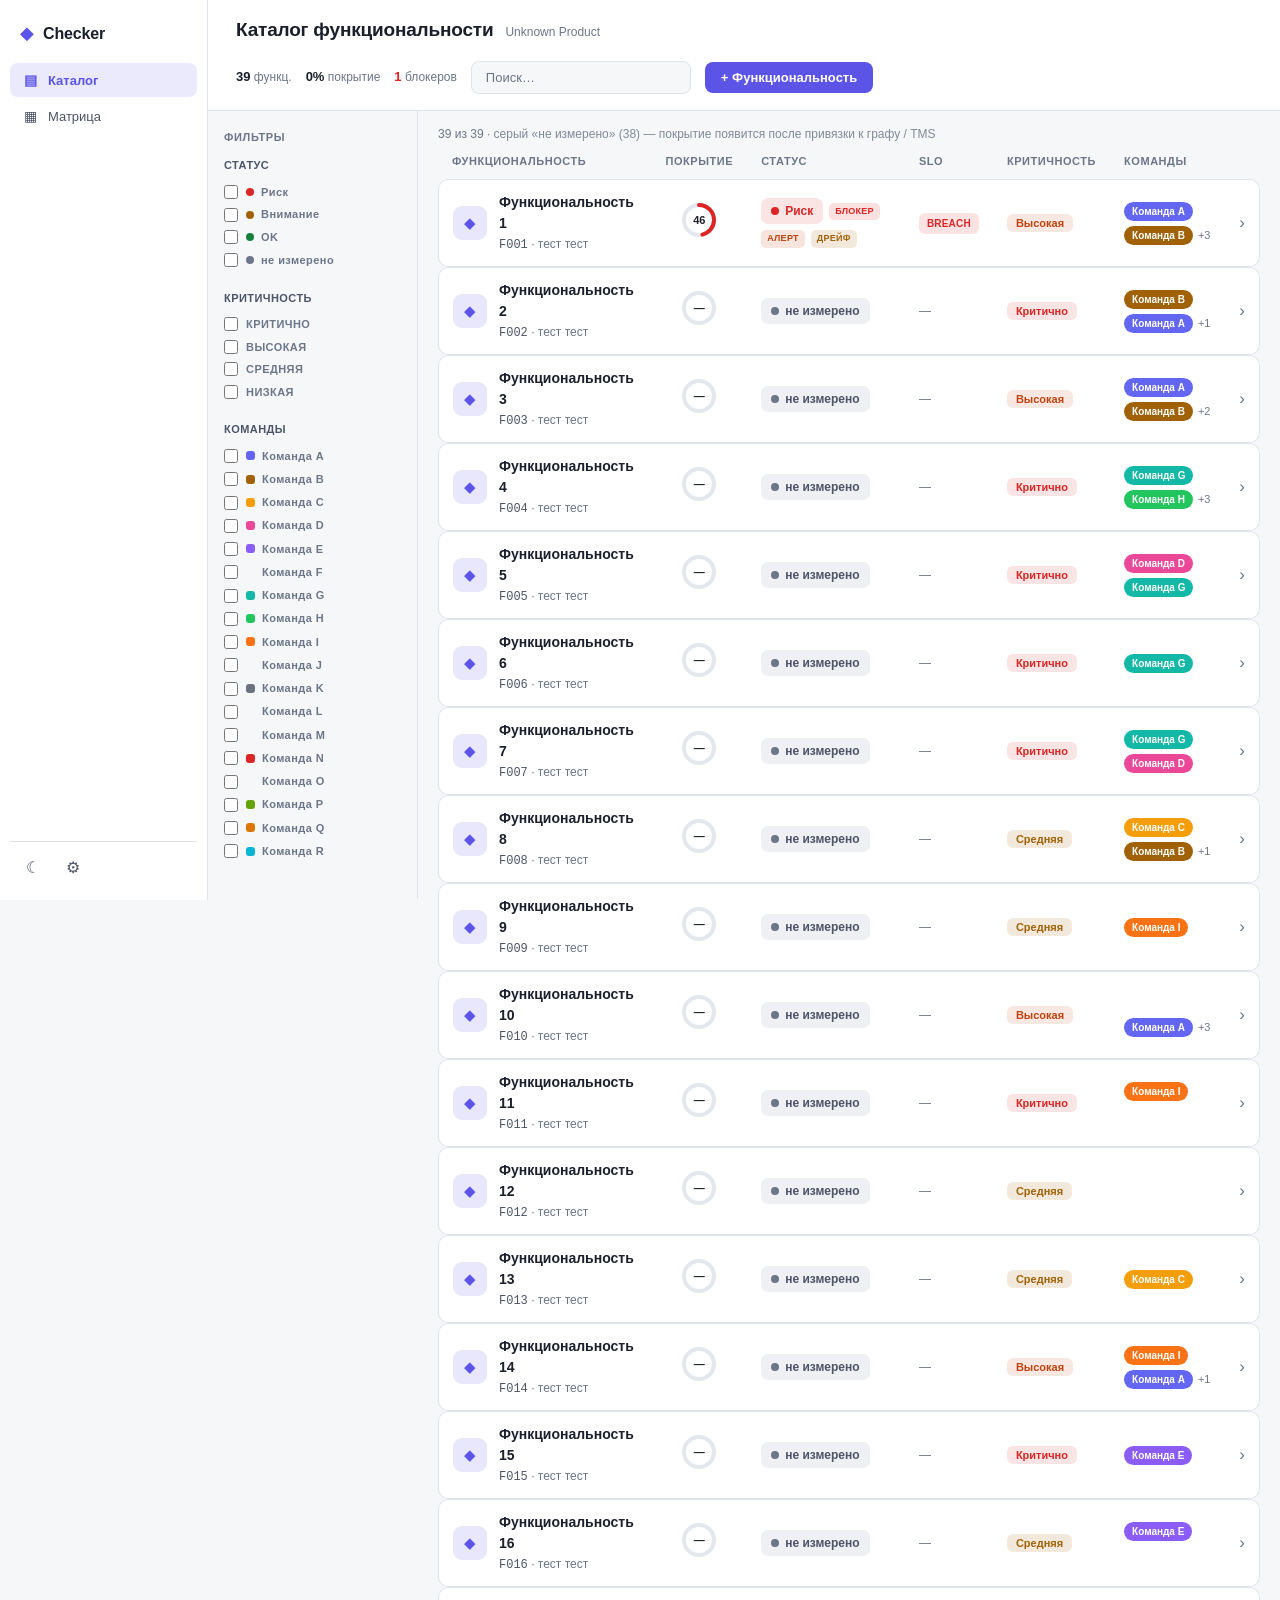
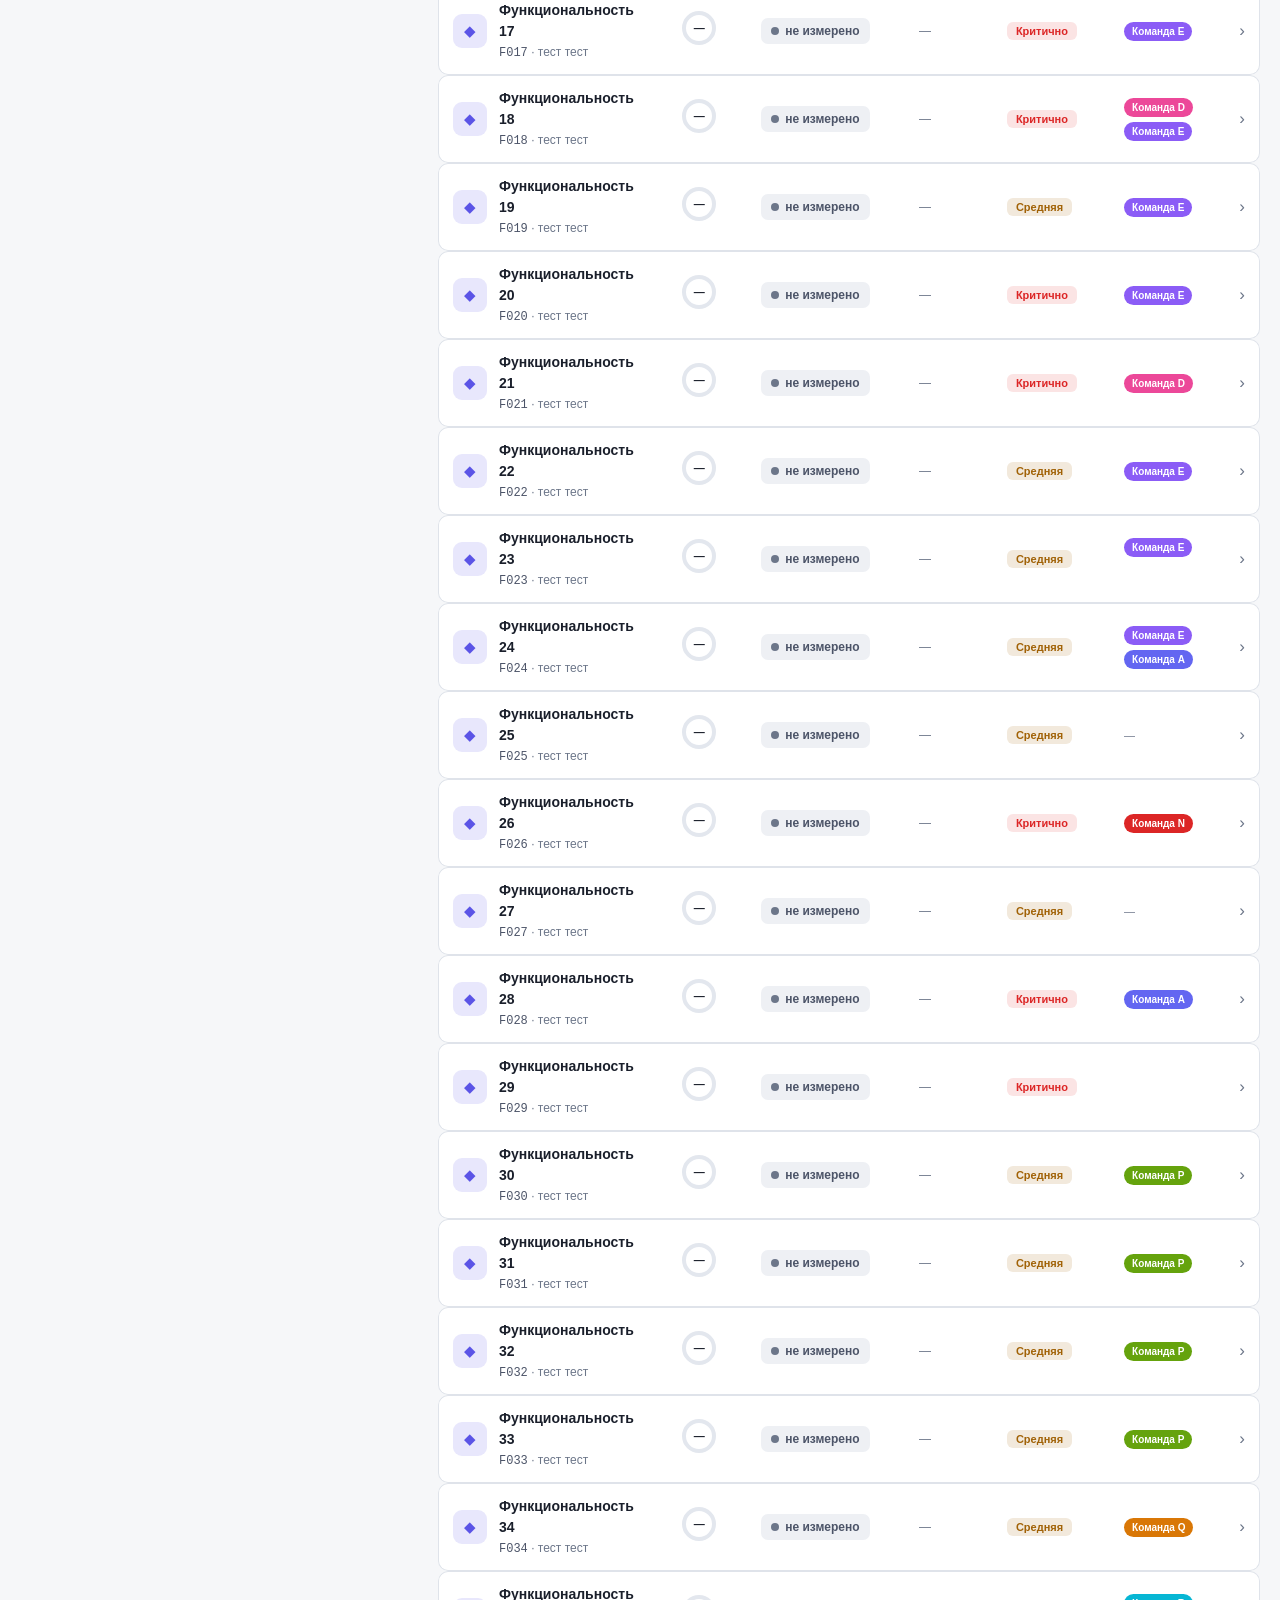
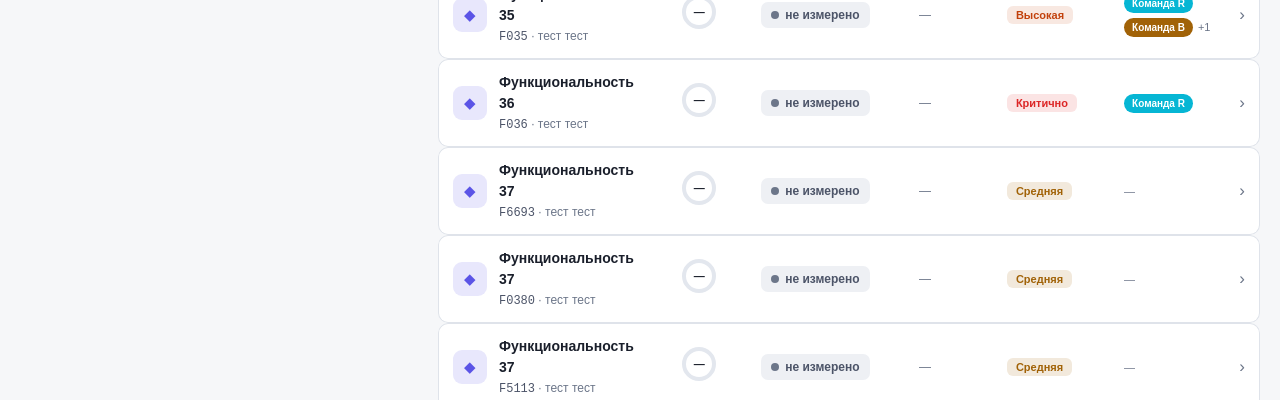
<file: checker/index.html>
<!doctype html>
<html lang="en">
  <head>
    <meta charset="UTF-8" />
    <link rel="icon" type="image/svg+xml" href="/checker/vite.svg" />
    <meta name="viewport" content="width=device-width, initial-scale=1.0" />
    <title>Vite + React + TS</title>
    <script type="module" crossorigin src="/checker/assets/index-DgWXCar4.js"></script>
    <link rel="stylesheet" crossorigin href="/checker/assets/index-D3biqoNc.css">
  </head>
  <body>
    <div id="root"></div>
  </body>
</html>
</file>
<file: checker/assets/index-D3biqoNc.css>
*,*:before,*:after{box-sizing:border-box;margin:0;padding:0}:root{color-scheme:dark;--bg-primary: #0c0e13;--bg-secondary: #13161e;--bg-tertiary: #1b1f2a;--bg-hover: #222735;--border: #262b39;--border-strong: #333c4e;--text-primary: #e8ecf4;--text-secondary: #a3adbf;--text-muted: #7d8799;--accent: #7c83ff;--accent-hover: #6168f0;--green: #34d399;--yellow: #fbbf24;--red: #f87171;--orange: #fb923c;--blue: #60a5fa;--track: #232838}:root[data-theme=light]{color-scheme:light;--bg-primary: #f6f7f9;--bg-secondary: #ffffff;--bg-tertiary: #eef0f4;--bg-hover: #e9ecf2;--border: #dfe3ea;--border-strong: #c6ccd8;--text-primary: #1a1f2b;--text-secondary: #4c5468;--text-muted: #6c7689;--accent: #5b54e6;--accent-hover: #4940d4;--green: #15803d;--yellow: #a16207;--red: #dc2626;--orange: #c2410c;--blue: #2563eb;--track: #e3e7ee}body{background:var(--bg-primary);color:var(--text-primary);font-family:-apple-system,BlinkMacSystemFont,Segoe UI,sans-serif;font-size:13px;line-height:1.5;min-height:100vh}button{cursor:pointer;border:none;background:none;font-family:inherit;font-size:inherit}input,select{font-family:inherit;font-size:inherit}::-webkit-scrollbar{width:6px;height:6px}::-webkit-scrollbar-track{background:var(--bg-primary)}::-webkit-scrollbar-thumb{background:var(--border);border-radius:3px}._catalog_17trd_1{display:flex;align-items:flex-start}._facets_17trd_4{width:210px;flex-shrink:0;padding:18px 16px;border-right:1px solid var(--border);position:sticky;top:0}._facetsHead_17trd_9{display:flex;align-items:center;justify-content:space-between;font-size:11px;font-weight:700;text-transform:uppercase;letter-spacing:.06em;color:var(--text-muted);margin-bottom:12px}._clearBtn_17trd_14{font-size:11px;color:var(--accent);text-transform:none;letter-spacing:0}._clearBtn_17trd_14:hover{text-decoration:underline}._facet_17trd_4{margin-bottom:18px}._facetTitle_17trd_18{font-size:11px;font-weight:600;color:var(--text-secondary);margin-bottom:7px;text-transform:uppercase;letter-spacing:.04em}._facetRow_17trd_22{display:flex;flex-direction:row;align-items:center;justify-content:flex-start;gap:8px;font-size:12px;color:var(--text-secondary);padding:3px 0;cursor:pointer;text-align:left;text-transform:none;letter-spacing:0}._facetRow_17trd_22:hover{color:var(--text-primary)}._facetRow_17trd_22 input{accent-color:var(--accent);width:14px;height:14px;flex-shrink:0;margin:0}._facetRow_17trd_22>span{min-width:0}._facetStatus_17trd_30,._facetTeam_17trd_30{display:inline-flex;align-items:center;gap:7px;text-transform:none}._teamSwatch_17trd_31{width:9px;height:9px;border-radius:3px}._tableWrap_17trd_34{flex:1;min-width:0;padding:14px 20px 28px}._resultCount_17trd_35{font-size:12px;color:var(--text-muted);margin-bottom:10px}._naHint_17trd_36{color:var(--text-muted);opacity:.85}._table_17trd_34{width:100%;border-collapse:separate;border-spacing:0}._table_17trd_34 thead th{text-align:left;padding:0 14px 10px;font-size:11px;font-weight:600;text-transform:uppercase;letter-spacing:.05em;color:var(--text-muted);white-space:nowrap}._colRing_17trd_43{width:86px;text-align:center}._row_17trd_45{cursor:pointer;transition:background .1s;background:var(--bg-secondary)}._row_17trd_45 td{padding:12px 14px;vertical-align:middle;border-top:1px solid var(--border);border-bottom:1px solid var(--border)}._row_17trd_45 td:first-child{border-left:1px solid var(--border);border-radius:10px 0 0 10px}._row_17trd_45 td:last-child{border-right:1px solid var(--border);border-radius:0 10px 10px 0}._row_17trd_45:hover td{background:var(--bg-hover)}._table_17trd_34 tbody tr{box-shadow:0 1px 0 transparent}._table_17trd_34 tbody tr td{background:var(--bg-secondary)}._entity_17trd_61{display:flex;align-items:center;gap:12px}._entityIcon_17trd_62{width:34px;height:34px;border-radius:9px;flex-shrink:0;display:inline-flex;align-items:center;justify-content:center;background:color-mix(in srgb,var(--accent) 14%,transparent);color:var(--accent);font-size:15px}._entityText_17trd_67{min-width:0}._entityName_17trd_68{display:block;font-size:14px;font-weight:600;color:var(--text-primary)}._entitySub_17trd_69{display:block;font-size:12px;color:var(--text-muted);margin-top:1px;max-width:460px;overflow:hidden;text-overflow:ellipsis;white-space:nowrap}._entityId_17trd_73{font-family:ui-monospace,monospace;color:var(--text-secondary)}._ring_17trd_76{position:relative;width:38px;height:38px;display:inline-block}._ringText_17trd_77{position:absolute;top:0;right:0;bottom:0;left:0;display:flex;align-items:center;justify-content:center;font-size:11px;font-weight:700;color:var(--text-primary)}._statusCell_17trd_83{display:flex;align-items:center;gap:6px;flex-wrap:wrap}._statusPill_17trd_84{display:inline-flex;align-items:center;gap:6px;font-size:12px;font-weight:600;padding:4px 10px;border-radius:7px;white-space:nowrap}._pill_red_17trd_88{color:var(--red);background:color-mix(in srgb,var(--red) 12%,transparent)}._pill_amber_17trd_89{color:var(--yellow);background:color-mix(in srgb,var(--yellow) 14%,transparent)}._pill_green_17trd_90{color:var(--green);background:color-mix(in srgb,var(--green) 12%,transparent)}._pill_na_17trd_91{color:var(--text-secondary);background:var(--bg-tertiary)}._dot_17trd_93{width:8px;height:8px;border-radius:50%;flex-shrink:0}._dot_red_17trd_94{background:var(--red)}._dot_amber_17trd_95{background:var(--yellow)}._dot_green_17trd_96{background:var(--green)}._dot_na_17trd_97{background:var(--text-muted)}._badge_17trd_99{font-size:9px;font-weight:700;padding:2px 6px;border-radius:5px;text-transform:uppercase;letter-spacing:.03em}._bBlocker_17trd_103{color:var(--red);background:color-mix(in srgb,var(--red) 14%,transparent)}._bAlert_17trd_104{color:var(--orange);background:color-mix(in srgb,var(--orange) 14%,transparent)}._bDrift_17trd_105{color:var(--yellow);background:color-mix(in srgb,var(--yellow) 14%,transparent)}._sloPill_17trd_108{display:inline-block;font-size:10px;font-weight:700;padding:3px 8px;border-radius:6px;text-transform:uppercase;letter-spacing:.02em;white-space:nowrap}._sloOk_17trd_112{color:var(--green);background:color-mix(in srgb,var(--green) 13%,transparent)}._sloWarn_17trd_113{color:var(--yellow);background:color-mix(in srgb,var(--yellow) 15%,transparent)}._sloBreach_17trd_114{color:var(--red);background:color-mix(in srgb,var(--red) 13%,transparent)}._sloNa_17trd_115{color:var(--text-muted);font-size:12px}._critPill_17trd_118{font-size:11px;font-weight:600;padding:3px 9px;border-radius:6px;white-space:nowrap}._critPill_17trd_118[data-crit=Критично]{color:var(--red);background:color-mix(in srgb,var(--red) 12%,transparent)}._critPill_17trd_118[data-crit=Высокая]{color:var(--orange);background:color-mix(in srgb,var(--orange) 12%,transparent)}._critPill_17trd_118[data-crit=Средняя]{color:var(--yellow);background:color-mix(in srgb,var(--yellow) 14%,transparent)}._critPill_17trd_118[data-crit=Низкая]{color:var(--text-secondary);background:var(--bg-tertiary)}._teams_17trd_127{display:flex;gap:5px;flex-wrap:wrap;align-items:center}._teamChip_17trd_128{display:inline-block;padding:2px 8px;border-radius:11px;font-size:10px;font-weight:600;color:#fff;white-space:nowrap}._teamMore_17trd_132{font-size:11px;color:var(--text-muted)}._chev_17trd_134{width:26px;text-align:right;color:var(--text-muted);font-size:17px}._empty_17trd_136{text-align:center;padding:40px!important;color:var(--text-muted);font-style:italic}._badge_14yn6_1{display:inline-flex;align-items:center;padding:2px 8px;border-radius:4px;font-size:11px;font-weight:600;white-space:nowrap}._critical_14yn6_12{background:color-mix(in srgb,var(--red) 16%,transparent);color:var(--red);border:1px solid color-mix(in srgb,var(--red) 32%,transparent)}._high_14yn6_18{background:color-mix(in srgb,var(--orange) 16%,transparent);color:var(--orange);border:1px solid color-mix(in srgb,var(--orange) 32%,transparent)}._medium_14yn6_24{background:color-mix(in srgb,var(--yellow) 16%,transparent);color:var(--yellow);border:1px solid color-mix(in srgb,var(--yellow) 32%,transparent)}._low_14yn6_30{background:color-mix(in srgb,var(--text-muted) 16%,transparent);color:var(--text-secondary);border:1px solid color-mix(in srgb,var(--text-muted) 32%,transparent)}._wrapper_sf70a_1{display:flex;align-items:center;gap:6px}._track_sf70a_7{flex:1;min-width:44px;height:5px;background:var(--track);border-radius:3px;overflow:hidden}._fill_sf70a_16{height:100%;border-radius:3px;transition:width .3s ease}._label_sf70a_22{font-size:11px;color:var(--text-secondary);min-width:28px;text-align:right;font-variant-numeric:tabular-nums}._wrapper_1657e_1{position:relative;display:inline-block}._trigger_1657e_6{display:flex;align-items:center;gap:4px;padding:0;background:transparent;border-radius:4px;cursor:pointer;transition:opacity .15s}._trigger_1657e_6:hover{opacity:.8}._chevron_1657e_21{font-size:9px;color:var(--text-muted)}._dropdown_1657e_26{position:absolute;top:calc(100% + 4px);left:0;z-index:50;background:var(--bg-secondary);border:1px solid var(--border);border-radius:6px;box-shadow:0 8px 24px #0006;min-width:140px;overflow:hidden}._option_1657e_39{display:block;width:100%;text-align:left;padding:8px 12px;font-size:12px;color:var(--text-secondary);transition:background .1s,color .1s}._option_1657e_39:hover{background:var(--bg-hover);color:var(--text-primary)}._option_1657e_39._selected_1657e_54{color:var(--accent);background:#6366f114}._wrapper_1hgkm_1{position:relative;display:inline-block}._trigger_1hgkm_6{padding:4px 8px;border-radius:4px;font-size:14px;font-weight:700;letter-spacing:2px;color:var(--text-muted);transition:background .15s,color .15s}._trigger_1hgkm_6:hover{background:var(--bg-hover);color:var(--text-primary)}._menu_1hgkm_21{position:absolute;top:calc(100% + 4px);right:0;z-index:50;background:var(--bg-secondary);border:1px solid var(--border);border-radius:6px;box-shadow:0 8px 24px #0006;min-width:160px;overflow:hidden}._item_1hgkm_34{display:block;width:100%;text-align:left;padding:9px 14px;font-size:13px;color:var(--text-secondary);transition:background .1s,color .1s}._item_1hgkm_34:hover{background:var(--bg-hover);color:var(--text-primary)}._item_1hgkm_34._danger_1hgkm_49{color:var(--red)}._item_1hgkm_34._danger_1hgkm_49:hover{background:#ef44441a;color:var(--red)}._root_pubp8_1{padding:8px 4px;font-size:12px}._empty_pubp8_2{padding:10px;color:var(--text-muted);font-style:italic;font-size:12px}._header_pubp8_4{display:flex;align-items:center;gap:12px;padding:4px 6px 8px;border-bottom:1px solid var(--border);margin-bottom:6px}._dim_pubp8_8{color:var(--text-muted)}._driftBadge_pubp8_9{font-size:10px;padding:1px 6px;border-radius:4px;background:#eab30826;color:var(--yellow);border:1px solid rgba(234,179,8,.3)}._tree_pubp8_14{display:flex;flex-direction:column}._row_pubp8_16{display:flex;align-items:center;gap:8px;padding:3px 6px;border-radius:4px}._row_pubp8_16:hover{background:var(--bg-hover)}._muted_pubp8_21{opacity:.6}._service_pubp8_23{font-weight:600;color:var(--text-primary)}._op_pubp8_24{color:var(--text-secondary);font-family:ui-monospace,monospace;font-size:11px}._kind_pubp8_25{font-size:10px;padding:0 5px;border-radius:3px;background:var(--bg-tertiary);color:var(--text-muted);text-transform:uppercase}._kind_pubp8_25[data-kind=http]{color:var(--blue)}._team_pubp8_30{font-size:10px;color:var(--text-muted)}._cc_pubp8_31{font-size:10px;color:var(--text-muted);font-variant-numeric:tabular-nums}._spacer_pubp8_32{flex:1}._alert_pubp8_34{color:var(--red);font-size:10px}._slo_pubp8_35{font-size:10px;padding:0 5px;border-radius:3px;font-variant-numeric:tabular-nums}._slo_pubp8_35[data-slo=ok]{color:var(--green)}._slo_pubp8_35[data-slo=warn]{color:var(--yellow)}._slo_pubp8_35[data-slo=breach]{color:var(--red)}._cov_pubp8_43{font-weight:700;font-variant-numeric:tabular-nums;min-width:38px;text-align:right}._covGreen_pubp8_44{color:var(--green)}._covYellow_pubp8_45{color:var(--yellow)}._covRed_pubp8_46{color:var(--red)}._covNa_pubp8_47{color:var(--text-muted)}._drift_pubp8_9{color:var(--yellow);font-size:11px}._root_1fpry_1{display:flex;flex-direction:column;gap:8px}._header_1fpry_4{display:flex;align-items:center;justify-content:space-between;margin-bottom:2px}._title_1fpry_8{font-size:11px;font-weight:700;text-transform:uppercase;letter-spacing:.06em;color:var(--text-muted)}._badge_1fpry_9{display:inline-block;margin-left:6px;background:var(--bg-hover);color:var(--text-secondary);font-size:10px;padding:1px 5px;border-radius:8px;font-weight:600}._syncBtn_1fpry_14{padding:3px 9px;border-radius:4px;border:1px solid var(--border);color:var(--text-muted);font-size:11px;cursor:pointer;background:transparent;transition:all .15s}._syncBtn_1fpry_14:hover:not(:disabled){border-color:var(--accent);color:var(--accent)}._syncBtn_1fpry_14:disabled{opacity:.4;cursor:default}._syncError_1fpry_22{font-size:11px;color:#f87171}._list_1fpry_25{display:flex;flex-direction:column;gap:4px}._emptyList_1fpry_26{font-size:12px;color:var(--text-muted);font-style:italic;padding:6px 0}._card_1fpry_29{border:1px solid var(--border);border-radius:6px;background:var(--bg-primary);overflow:hidden}._cardHeader_1fpry_34{display:flex;align-items:center;gap:8px;padding:7px 10px;cursor:pointer;transition:background .15s;-webkit-user-select:none;user-select:none}._cardHeader_1fpry_34:hover{background:var(--bg-hover)}._arrow_1fpry_41{font-size:8px;color:var(--text-muted);flex-shrink:0;width:10px;text-align:center}._cardName_1fpry_43{flex:1;font-size:13px;font-weight:500;color:var(--text-primary);white-space:nowrap;overflow:hidden;text-overflow:ellipsis;min-width:0}._nameInput_1fpry_48{flex:1;background:var(--bg-secondary);border:1px solid var(--accent);border-radius:4px;color:var(--text-primary);font-size:13px;padding:2px 7px;outline:none;min-width:0}._covWrap_1fpry_54{display:flex;align-items:center;gap:6px;flex-shrink:0;width:96px}._covPct_1fpry_55{font-size:11px;color:var(--text-muted);width:28px;text-align:right;flex-shrink:0}._cardBadges_1fpry_57{display:flex;gap:5px;flex-shrink:0;align-items:center}._teamDots_1fpry_59{display:flex;gap:3px;flex-shrink:0}._teamDot_1fpry_59{width:8px;height:8px;border-radius:50%}._cardActions_1fpry_62{display:flex;gap:3px;flex-shrink:0;opacity:0;transition:opacity .15s}._cardHeader_1fpry_34:hover ._cardActions_1fpry_62{opacity:1}._sCovered_1fpry_66,._sStale_1fpry_66,._sMissing_1fpry_66{display:inline-flex;align-items:center;justify-content:center;width:20px;height:20px;border-radius:50%;font-size:11px;font-weight:700;flex-shrink:0}._sCovered_1fpry_66{background:#22c55e26;color:#4ade80}._sStale_1fpry_66{background:#eab30826;color:#facc15}._sMissing_1fpry_66{background:#64748b1f;color:var(--text-muted)}._stepsWrap_1fpry_76{padding:0 10px 10px;border-top:1px solid var(--border);background:var(--bg-secondary);overflow-x:auto}._stepsTable_1fpry_83{width:100%;border-collapse:collapse;font-size:12px;margin-top:4px}._stepsTable_1fpry_83 th{text-align:left;padding:5px 8px 5px 0;font-size:10px;font-weight:600;text-transform:uppercase;letter-spacing:.05em;color:var(--text-muted);border-bottom:1px solid var(--border);white-space:nowrap}._stepsTable_1fpry_83 td{padding:6px 8px 6px 0;border-bottom:1px solid rgba(46,51,71,.4);vertical-align:middle;color:var(--text-secondary)}._stepsTable_1fpry_83 tbody tr:last-child td{border-bottom:none}._stepRow_1fpry_99:hover{background:#ffffff05}._teamBadge_1fpry_101{display:inline-block;padding:2px 7px;border-radius:10px;font-size:10px;font-weight:600;color:#fff;white-space:nowrap}._stepName_1fpry_106{color:var(--text-primary)}._stepRisk_1fpry_107{display:block;font-size:10px;color:var(--text-muted);margin-top:2px;line-height:1.3}._stepPri_1fpry_111{font-size:11px;color:var(--text-muted);white-space:nowrap}._stepStatus_1fpry_112{font-size:13px;white-space:nowrap}._stepSlo_1fpry_113{white-space:nowrap}._cellStack_1fpry_116{display:flex;flex-direction:column;gap:2px;align-items:flex-start}._cellSub_1fpry_117{font-size:10px;color:var(--text-muted)}a._cellSub_1fpry_117:hover{color:var(--accent);text-decoration:underline}._covBadge_1fpry_121{display:inline-block;font-size:11px;font-weight:600;padding:2px 8px;border-radius:6px;white-space:nowrap}._cov_green_1fpry_124{color:var(--green);background:color-mix(in srgb,var(--green) 13%,transparent)}._cov_amber_1fpry_125{color:var(--yellow);background:color-mix(in srgb,var(--yellow) 15%,transparent)}._cov_red_1fpry_126{color:var(--red);background:color-mix(in srgb,var(--red) 13%,transparent)}._cov_na_1fpry_127{color:var(--text-muted);background:var(--bg-tertiary)}._autoPct_1fpry_130{font-size:12px;font-weight:700}._auto_red_1fpry_131{color:var(--red)}._auto_amber_1fpry_132{color:var(--yellow)}._auto_green_1fpry_133{color:var(--green)}._auto_na_1fpry_134{color:var(--text-muted);font-weight:400;font-size:11px}._sloPill_1fpry_135{display:inline-block;font-size:10px;font-weight:700;padding:2px 7px;border-radius:5px;text-transform:uppercase;letter-spacing:.02em}._sloOk_1fpry_139{color:var(--green);background:color-mix(in srgb,var(--green) 14%,transparent)}._sloWarn_1fpry_140{color:var(--yellow);background:color-mix(in srgb,var(--yellow) 16%,transparent)}._sloBreach_1fpry_141{color:var(--red);background:color-mix(in srgb,var(--red) 14%,transparent)}._sloNa_1fpry_142{color:var(--text-muted);font-size:11px}._stepDate_1fpry_143{font-size:11px;color:var(--text-muted);white-space:nowrap}._stepDate_1fpry_143 a{color:var(--accent);text-decoration:none}._stepDate_1fpry_143 a:hover{text-decoration:underline}._empty_1fpry_26{text-align:center;color:var(--text-muted);padding:10px 0!important;font-style:italic;font-size:11px}._editRow_1fpry_150 td{background:#6366f10f;padding:5px 8px 5px 0}._editInput_1fpry_152{background:var(--bg-primary);border:1px solid var(--border);border-radius:4px;color:var(--text-primary);font-size:12px;padding:3px 7px;outline:none;width:100%}._editInput_1fpry_152:focus{border-color:var(--accent)}._editSelect_1fpry_158{background:var(--bg-primary);border:1px solid var(--border);border-radius:4px;color:var(--text-primary);font-size:12px;padding:3px 5px;outline:none;cursor:pointer}._editSelect_1fpry_158:focus{border-color:var(--accent)}._rowActions_1fpry_165{display:flex;gap:3px;justify-content:center;opacity:0;transition:opacity .15s}._stepRow_1fpry_99:hover ._rowActions_1fpry_165,._editRow_1fpry_150 ._rowActions_1fpry_165{opacity:1}._iconBtn_1fpry_169{background:transparent;border:1px solid var(--border);color:var(--text-muted);border-radius:3px;padding:2px 5px;font-size:10px;cursor:pointer;transition:all .15s}._iconBtn_1fpry_169:hover{color:var(--accent);border-color:var(--accent)}._iconBtnDanger_1fpry_175{background:transparent;border:1px solid var(--border);color:var(--text-muted);border-radius:3px;padding:2px 5px;font-size:10px;cursor:pointer;transition:all .15s}._iconBtnDanger_1fpry_175:hover{color:#f87171;border-color:#f87171}._saveBtn_1fpry_181{background:#22c55e26;border:1px solid rgba(34,197,94,.3);color:#4ade80;border-radius:3px;padding:3px 7px;font-size:11px;cursor:pointer}._cancelBtn_1fpry_185{background:transparent;border:1px solid var(--border);color:var(--text-muted);border-radius:3px;padding:3px 7px;font-size:11px;cursor:pointer}._addStepBtn_1fpry_191{margin-top:6px;background:transparent;border:1px dashed var(--border);border-radius:4px;color:var(--text-muted);font-size:11px;padding:4px 10px;cursor:pointer;transition:all .15s}._addStepBtn_1fpry_191:hover{border-color:var(--accent);color:var(--accent)}._addForm_1fpry_199{display:flex;gap:6px;align-items:center}._addInput_1fpry_200{flex:1;background:var(--bg-secondary);border:1px solid var(--border);border-radius:4px;color:var(--text-primary);font-size:12px;padding:5px 8px;outline:none}._addInput_1fpry_200:focus{border-color:var(--accent)}._addScenarioBtn_1fpry_206{align-self:flex-start;background:transparent;border:1px dashed var(--border);border-radius:5px;color:var(--text-muted);font-size:12px;padding:5px 12px;cursor:pointer;transition:all .15s}._addScenarioBtn_1fpry_206:hover{border-color:var(--accent);color:var(--accent)}._blockerBadge_1fpry_214{font-size:10px;font-weight:700;padding:1px 6px;border-radius:4px;white-space:nowrap;background:#ef444426;color:var(--red);border:1px solid rgba(239,68,68,.35)}._driftBadge_1fpry_218{font-size:10px;padding:1px 6px;border-radius:4px;white-space:nowrap;background:#eab30826;color:var(--yellow);border:1px solid rgba(234,179,8,.3)}._stepNameBtn_1fpry_222{display:inline-flex;align-items:center;gap:5px;background:none;border:none;color:var(--text-primary);font:inherit;cursor:pointer;padding:0;text-align:left}._stepNameBtn_1fpry_222:hover{color:var(--accent)}._stepArrow_1fpry_227{color:var(--text-muted);font-size:10px}._spanTreeRow_1fpry_228>td{background:var(--bg-primary);padding:0 8px}._viewToggle_1fpry_231{display:flex;gap:4px;padding:8px 4px 4px}._viewBtn_1fpry_232{font-size:11px;padding:4px 10px;border-radius:5px;color:var(--text-muted);border:1px solid transparent;background:transparent}._viewBtn_1fpry_232:hover{color:var(--text-primary);background:var(--bg-hover)}._viewActive_1fpry_237{color:var(--accent);background:color-mix(in srgb,var(--accent) 14%,transparent);border-color:color-mix(in srgb,var(--accent) 35%,transparent)}._traceLink_1fpry_242{display:inline-block;margin-top:3px;font-size:10px;color:var(--accent);text-decoration:none;border:1px solid color-mix(in srgb,var(--accent) 30%,transparent);border-radius:4px;padding:0 6px;line-height:16px}._traceLink_1fpry_242:hover{background:color-mix(in srgb,var(--accent) 12%,transparent)}._iconBtnOn_1fpry_249{color:var(--accent);border-color:var(--accent);background:color-mix(in srgb,var(--accent) 12%,transparent)}._sevLoading_1fpry_251{padding:10px;font-size:11px;color:var(--text-muted)}._sevBox_1fpry_252{padding:10px 12px}._sevTop_1fpry_253{display:flex;align-items:center;gap:12px}._sevBadge_1fpry_254{font-size:13px;font-weight:800;padding:4px 12px;border-radius:6px;white-space:nowrap}._sevRed_1fpry_255{color:var(--red);background:color-mix(in srgb,var(--red) 16%,transparent)}._sevOrange_1fpry_256{color:var(--orange);background:color-mix(in srgb,var(--orange) 16%,transparent)}._sevYellow_1fpry_257{color:var(--yellow);background:color-mix(in srgb,var(--yellow) 16%,transparent)}._sevMuted_1fpry_258{color:var(--text-secondary);background:var(--bg-tertiary)}._sevHint_1fpry_259{flex:1;font-size:11px;color:var(--text-muted)}._sevCopy_1fpry_260{background:transparent;border:1px solid var(--border);border-radius:6px;color:var(--text-secondary);font-size:11px;padding:4px 10px;cursor:pointer;white-space:nowrap}._sevCopy_1fpry_260:hover{border-color:var(--accent);color:var(--accent)}._sevFactors_1fpry_265{margin:8px 0 0 16px;font-size:11px;color:var(--text-secondary)}._sevFactors_1fpry_265 li{margin:2px 0}._tracesWrap_1fpry_268{display:flex;flex-direction:column;gap:10px;padding:6px 2px 10px}._traceStep_1fpry_269{border:1px solid var(--border);border-radius:8px;background:var(--bg-primary)}._traceHead_1fpry_270{display:flex;align-items:center;gap:8px;padding:8px 12px;border-bottom:1px solid var(--border);font-size:13px}._traceName_1fpry_274{color:var(--text-primary);font-weight:500}._root_1g1ju_1{display:flex;flex-direction:column;gap:12px}._tagsEditor_1g1ju_8{display:flex;align-items:center;flex-wrap:wrap;gap:6px;padding:8px 12px;background:var(--bg-tertiary);border:1px solid var(--border);border-radius:7px}._tagsLabel_1g1ju_19{font-size:11px;font-weight:600;color:var(--text-muted);text-transform:uppercase;letter-spacing:.05em;white-space:nowrap}._tagsHint_1g1ju_28{font-size:11px;color:var(--text-muted);font-style:italic}._tagChip_1g1ju_34{display:inline-flex;align-items:center;gap:4px;background:#6366f126;border:1px solid rgba(99,102,241,.3);color:var(--accent);font-size:11px;font-weight:600;padding:2px 7px;border-radius:4px}._tagChip_1g1ju_34 button{color:var(--accent);opacity:.6;font-size:13px;line-height:1;padding:0;background:none;border:none;cursor:pointer;transition:opacity .15s}._tagChip_1g1ju_34 button:hover{opacity:1}._tagInput_1g1ju_60{background:transparent;border:none;border-bottom:1px dashed var(--border);color:var(--text-secondary);font-size:11px;padding:1px 4px;outline:none;width:70px;transition:border-color .15s}._tagInput_1g1ju_60:focus{border-color:var(--accent)}._tagInput_1g1ju_60::placeholder{color:var(--text-muted)}._toolbar_1g1ju_75{display:flex;align-items:center;gap:10px}._syncBtn_1g1ju_81{padding:5px 12px;border-radius:5px;border:1px solid var(--border);color:var(--text-secondary);font-size:12px;cursor:pointer;background:transparent;transition:all .15s}._syncBtn_1g1ju_81:hover:not(:disabled){border-color:var(--accent);color:var(--accent)}._syncBtn_1g1ju_81:disabled{opacity:.5;cursor:default}._syncHint_1g1ju_94{font-size:11px;color:var(--text-muted)}._syncError_1g1ju_99{font-size:11px;color:#f87171}._emptyState_1g1ju_102{padding:32px;text-align:center;color:var(--text-muted);font-style:italic;font-size:13px;border:1px dashed var(--border);border-radius:8px}._plansList_1g1ju_113{display:flex;flex-direction:column;gap:10px}._planCard_1g1ju_120{background:var(--bg-tertiary);border:1px solid var(--border);border-radius:8px;overflow:hidden}._planHeader_1g1ju_127{display:flex;align-items:center;gap:10px;padding:10px 14px;cursor:pointer;-webkit-user-select:none;user-select:none;transition:background .15s;flex-wrap:wrap}._planHeader_1g1ju_127:hover{background:var(--bg-hover)}._planArrow_1g1ju_139{font-size:9px;color:var(--text-muted);flex-shrink:0}._planName_1g1ju_141{font-size:13px;font-weight:600;color:var(--text-primary);flex:1;min-width:120px}._planLink_1g1ju_149{color:var(--text-primary);text-decoration:none}._planLink_1g1ju_149:hover{color:var(--accent);text-decoration:underline}._statusBadge_1g1ju_156{font-size:11px;font-weight:600;padding:3px 8px;border-radius:4px;white-space:nowrap;flex-shrink:0}._statusBadge_1g1ju_156[data-status=finished]{background:#22c55e26;color:#4ade80;border:1px solid rgba(34,197,94,.3)}._statusBadge_1g1ju_156[data-status=progress]{background:#3b82f626;color:#60a5fa;border:1px solid rgba(59,130,246,.3)}._statusBadge_1g1ju_156[data-status=other]{background:#64748b26;color:var(--text-muted);border:1px solid rgba(100,116,139,.2)}._planResolutions_1g1ju_181{display:flex;gap:8px;flex-wrap:wrap}._resChip_1g1ju_186{font-size:11px;font-weight:600}._planProgress_1g1ju_192{display:flex;align-items:center;gap:6px;flex-shrink:0}._planProgressLabel_1g1ju_198{font-size:11px;color:var(--text-secondary);white-space:nowrap}._planProgressBar_1g1ju_203{width:80px;height:5px;background:var(--bg-primary);border-radius:3px;overflow:hidden}._planProgressFill_1g1ju_210{height:100%;background:var(--green);border-radius:3px;transition:width .3s}._planRunCount_1g1ju_217{font-size:11px;color:var(--text-muted);white-space:nowrap;flex-shrink:0}._runsTable_1g1ju_225{border-top:1px solid var(--border)}._empty_1g1ju_102{padding:16px 14px;font-size:12px;color:var(--text-muted);font-style:italic}._table_1g1ju_236{width:100%;border-collapse:collapse;font-size:12px}._table_1g1ju_236 th{padding:7px 12px;text-align:left;font-size:10px;font-weight:600;text-transform:uppercase;letter-spacing:.05em;color:var(--text-muted);background:var(--bg-secondary);border-bottom:1px solid var(--border);white-space:nowrap}._runRow_1g1ju_256 td{padding:9px 12px;border-bottom:1px solid rgba(46,51,71,.4);vertical-align:middle;color:var(--text-secondary)}._runRow_1g1ju_256:last-child td{border-bottom:none}._runRow_1g1ju_256:hover td{background:var(--bg-hover)}._runName_1g1ju_265{display:flex;flex-direction:column;gap:3px}._runLink_1g1ju_267{color:var(--text-primary);font-weight:500;text-decoration:none}._runLink_1g1ju_267:hover{color:var(--accent);text-decoration:underline}._tags_1g1ju_8{display:flex;gap:4px;flex-wrap:wrap}._tag_1g1ju_8{font-size:10px;padding:1px 6px;background:var(--bg-primary);border:1px solid var(--border);border-radius:3px;color:var(--text-muted)}._updatedAt_1g1ju_284{font-size:10px;color:var(--text-muted)}._timeCell_1g1ju_289{white-space:nowrap;font-size:12px;color:var(--text-secondary)}._participants_1g1ju_296{display:flex;gap:4px;flex-wrap:wrap}._avatar_1g1ju_298{display:inline-flex;align-items:center;justify-content:center;width:24px;height:24px;border-radius:50%;background:#6366f133;border:1px solid rgba(99,102,241,.35);color:var(--accent);font-size:9px;font-weight:700;cursor:default}._row_dm42e_2{cursor:pointer;transition:background .15s;border-bottom:1px solid var(--border)}._row_dm42e_2:hover{background:var(--bg-hover)}._row_dm42e_2._expanded_dm42e_8{background:var(--bg-tertiary)}._row_dm42e_2 td{padding:9px 10px;vertical-align:middle}._toggle_dm42e_11{width:24px;text-align:center;padding-right:0!important;color:var(--text-muted)}._arrow_dm42e_12{font-size:9px}._id_dm42e_13{font-family:monospace;font-size:11px;color:var(--text-muted);white-space:nowrap;width:52px}._name_dm42e_16{min-width:200px;max-width:340px}._nameText_dm42e_17{display:block;font-weight:500;color:var(--text-primary)}._nameSub_dm42e_18{display:block;font-size:11px;color:var(--text-muted);white-space:nowrap;overflow:hidden;text-overflow:ellipsis;max-width:320px;margin-top:1px}._row_dm42e_2[data-crit=Критично] ._toggle_dm42e_11{box-shadow:inset 3px 0 0 var(--red)}._row_dm42e_2[data-crit=Высокая] ._toggle_dm42e_11{box-shadow:inset 3px 0 0 var(--orange)}._row_dm42e_2[data-crit=Средняя] ._toggle_dm42e_11{box-shadow:inset 3px 0 0 var(--yellow)}._row_dm42e_2[data-crit=Низкая] ._toggle_dm42e_11{box-shadow:inset 3px 0 0 var(--text-muted)}._riskBadge_dm42e_30{font-size:11px;font-weight:500;padding:1px 7px;border-radius:4px;white-space:nowrap;background:transparent}._riskBadge_dm42e_30[data-type=Business]{color:var(--blue);border:1px solid color-mix(in srgb,var(--blue) 35%,transparent)}._riskBadge_dm42e_30[data-type=Tech]{color:var(--accent);border:1px solid color-mix(in srgb,var(--accent) 32%,transparent)}._riskBadge_dm42e_30[data-type=Infra]{color:var(--yellow);border:1px solid color-mix(in srgb,var(--yellow) 32%,transparent)}._coverageCell_dm42e_39{min-width:200px}._coverage_dm42e_39{display:flex;flex-direction:column;gap:3px}._covRow_dm42e_41{display:flex;align-items:center;gap:7px}._covRow_dm42e_41>div{flex:1;min-width:0}._covLabel_dm42e_43{font-size:10px;color:var(--text-muted);width:40px;flex-shrink:0;text-transform:uppercase;letter-spacing:.03em}._covVal_dm42e_47{font-size:11px;color:var(--text-secondary);width:34px;text-align:right;font-variant-numeric:tabular-nums}._covNa_dm42e_48{font-size:11px;color:var(--text-muted);font-style:italic}._sloChip_dm42e_49{font-size:11px;font-weight:600;padding:0 7px;border-radius:4px;font-variant-numeric:tabular-nums}._sloOk_dm42e_50{color:var(--green);background:color-mix(in srgb,var(--green) 14%,transparent)}._sloBad_dm42e_51{color:var(--red);background:color-mix(in srgb,var(--red) 14%,transparent)}._detailRow_dm42e_54 td{padding:0;background:var(--bg-secondary);border-bottom:2px solid var(--border)}._detail_dm42e_54{display:flex;flex-direction:column}._tabBar_dm42e_59{display:flex;align-items:center;gap:2px;padding:0 16px;background:var(--bg-primary);border-bottom:1px solid var(--border)}._tab_dm42e_59{display:flex;align-items:center;gap:5px;padding:9px 14px;font-size:12px;color:var(--text-muted);border-bottom:2px solid transparent;margin-bottom:-1px;transition:color .15s,border-color .15s;white-space:nowrap}._tab_dm42e_59:hover{color:var(--text-primary)}._tabActive_dm42e_83{color:var(--text-primary);border-bottom-color:var(--accent)}._tabCount_dm42e_88{background:var(--bg-hover);color:var(--text-secondary);font-size:10px;font-weight:600;padding:1px 5px;border-radius:10px}._tabActive_dm42e_83 ._tabCount_dm42e_88{background:#6366f133;color:var(--accent)}._tabContent_dm42e_102{padding:16px 20px}._generalGrid_dm42e_105{display:flex;gap:32px;flex-wrap:wrap}._generalLayout_dm42e_111{display:grid;grid-template-columns:minmax(200px,280px) 1fr;gap:32px;align-items:flex-start}._generalLeft_dm42e_118{display:flex;flex-direction:column;gap:20px}._generalRight_dm42e_124{min-width:0}._sectionTitle_dm42e_128{font-size:10px;font-weight:700;text-transform:uppercase;letter-spacing:.06em;color:var(--text-muted);margin-bottom:6px}._sectionText_dm42e_133{font-size:12px;color:var(--text-secondary);line-height:1.6;max-width:320px}._depList_dm42e_135{list-style:none;display:flex;flex-direction:column;gap:5px}._depList_dm42e_135 li{display:flex;align-items:center;gap:6px;font-size:12px;color:var(--text-secondary)}._depId_dm42e_137{font-family:monospace;font-size:11px;background:var(--bg-tertiary);padding:1px 5px;border-radius:3px;color:var(--accent)}._endpointsLayout_dm42e_140{display:flex;gap:16px;align-items:flex-start}._scenarioPanel_dm42e_146{width:200px;flex-shrink:0;background:var(--bg-tertiary);border-radius:8px;padding:12px 14px;display:flex;flex-direction:column;gap:10px}._scenarioStats_dm42e_157{display:flex;flex-direction:column;gap:4px;margin-top:4px}._statRow_dm42e_158{display:flex;gap:8px;font-size:11px;align-items:center}._statLabel_dm42e_159{color:var(--text-muted)}._statPassed_dm42e_160{color:var(--green);font-weight:600}._statFailed_dm42e_161{color:var(--red);font-weight:600}._endpointsTable_dm42e_163{flex:1;min-width:0}._tableScroll_dm42e_166{overflow-x:auto}._innerTable_dm42e_168{width:100%;border-collapse:collapse;font-size:12px}._innerTable_dm42e_168 th{text-align:left;padding:6px 10px;font-size:10px;text-transform:uppercase;letter-spacing:.04em;color:var(--text-muted);border-bottom:1px solid var(--border);white-space:nowrap;background:var(--bg-tertiary)}._groupHeader_dm42e_177{text-align:center!important;background:#6366f114!important;color:var(--accent)!important;border-left:1px solid var(--border)}._innerTable_dm42e_168 td{padding:7px 10px;color:var(--text-secondary);border-bottom:1px solid rgba(46,51,71,.4)}._innerTable_dm42e_168 tr:last-child td{border-bottom:none}._methodBadge_dm42e_188{display:inline-block;padding:2px 6px;border-radius:3px;font-size:10px;font-weight:700;font-family:monospace;white-space:nowrap}._methodGet_dm42e_192{background:#22c55e26;color:#4ade80;border:1px solid rgba(34,197,94,.3)}._methodPost_dm42e_193{background:#3b82f626;color:#60a5fa;border:1px solid rgba(59,130,246,.3)}._methodPut_dm42e_194{background:#eab30826;color:#facc15;border:1px solid rgba(234,179,8,.3)}._methodDelete_dm42e_195{background:#ef444426;color:#f87171;border:1px solid rgba(239,68,68,.3)}._methodPatch_dm42e_196{background:#a855f726;color:#c084fc;border:1px solid rgba(168,85,247,.3)}._pathCell_dm42e_198{font-family:monospace;font-size:11px;white-space:nowrap}._numCell_dm42e_200{text-align:center;white-space:nowrap}._passedCell_dm42e_201{text-align:center;color:var(--green)!important;white-space:nowrap}._failedCell_dm42e_202{text-align:center;color:var(--red)!important;white-space:nowrap}._pctText_dm42e_203{font-size:10px;opacity:.7}._totalRow_dm42e_205 td{border-top:2px solid var(--border);font-weight:700;background:var(--bg-tertiary)}._totalLabel_dm42e_206{color:var(--text-primary)!important}._descTd_dm42e_208{max-width:200px}._mono_dm42e_209{font-family:monospace;font-size:11px}._empty_dm42e_210{color:var(--text-muted);text-align:center;padding:16px 0!important;font-style:italic}._sloDetail_dm42e_213{display:flex;gap:16px;flex-wrap:wrap;align-items:flex-start}._sloCard_dm42e_214{background:var(--bg-tertiary);border-radius:8px;padding:16px 20px;display:flex;flex-direction:column;gap:6px;min-width:140px}._sloCardLabel_dm42e_218{font-size:10px;text-transform:uppercase;letter-spacing:.06em;color:var(--text-muted)}._sloCardValue_dm42e_219{font-size:24px;font-weight:700;color:var(--text-primary)}._sloOk_dm42e_50{color:var(--green)!important}._sloFail_dm42e_221{color:var(--red)!important}._sloNote_dm42e_222{font-size:11px;color:var(--text-muted);padding:12px;border:1px dashed var(--border);border-radius:6px;max-width:340px}._editRow_dm42e_225 td{background:#6366f10f;padding:6px 8px}._methodSelect_dm42e_227{background:var(--bg-primary);border:1px solid var(--border);border-radius:4px;color:var(--text-primary);font-size:11px;font-weight:700;font-family:monospace;padding:3px 4px;outline:none}._editInput_dm42e_239{background:var(--bg-primary);border:1px solid var(--border);border-radius:4px;color:var(--text-primary);font-size:12px;padding:4px 7px;outline:none;width:100%;min-width:120px;transition:border-color .15s}._editInput_dm42e_239:focus{border-color:var(--accent)}._editActions_dm42e_254{display:flex;gap:4px;justify-content:center}._saveBtn_dm42e_256{background:#22c55e26;border:1px solid rgba(34,197,94,.3);color:#4ade80;border-radius:4px;padding:3px 7px;cursor:pointer;font-size:12px;transition:opacity .15s}._saveBtn_dm42e_256:hover{opacity:.8}._cancelBtn_dm42e_268{background:#ef44441f;border:1px solid rgba(239,68,68,.25);color:#f87171;border-radius:4px;padding:3px 7px;cursor:pointer;font-size:12px;transition:opacity .15s}._cancelBtn_dm42e_268:hover{opacity:.8}._rowActions_dm42e_280{display:flex;gap:4px;justify-content:center;opacity:0;transition:opacity .15s}._innerTable_dm42e_168 tr:hover ._rowActions_dm42e_280{opacity:1}._iconBtn_dm42e_283{background:transparent;border:1px solid var(--border);color:var(--text-muted);border-radius:4px;padding:2px 6px;cursor:pointer;font-size:12px;transition:all .15s}._iconBtn_dm42e_283:hover{color:var(--accent);border-color:var(--accent)}._iconBtnDanger_dm42e_295{background:transparent;border:1px solid var(--border);color:var(--text-muted);border-radius:4px;padding:2px 6px;cursor:pointer;font-size:11px;transition:all .15s}._iconBtnDanger_dm42e_295:hover{color:var(--red);border-color:var(--red)}._addRowBtn_dm42e_307{margin-top:8px;padding:5px 12px;border-radius:5px;border:1px dashed var(--border);color:var(--text-muted);font-size:12px;cursor:pointer;background:transparent;transition:all .15s}._addRowBtn_dm42e_307:hover{border-color:var(--accent);color:var(--accent)}._syncBar_dm42e_321{display:flex;align-items:center;gap:10px;margin-bottom:12px}._syncBtn_dm42e_328{padding:5px 12px;border-radius:5px;border:1px solid var(--border);color:var(--text-secondary);font-size:12px;cursor:pointer;background:transparent;transition:all .15s}._syncBtn_dm42e_328:hover:not(:disabled){border-color:var(--accent);color:var(--accent)}._syncBtn_dm42e_328:disabled{opacity:.5;cursor:default}._syncError_dm42e_341{font-size:11px;color:#f87171}._statusCell_dm42e_344{display:flex;align-items:center;gap:5px}._statusDot_dm42e_345{width:7px;height:7px;border-radius:50%;flex-shrink:0}._dotPassed_dm42e_346{background:var(--green)}._dotFailed_dm42e_347{background:var(--red)}._dotUnknown_dm42e_348{background:var(--text-muted)}._statusLabel_dm42e_349{font-size:11px;color:var(--text-secondary)}._reportLink_dm42e_351{color:var(--accent);font-size:11px;text-decoration:none;white-space:nowrap;transition:opacity .15s}._reportLink_dm42e_351:hover{opacity:.75;text-decoration:underline}._page_1dnb1_1{display:flex;flex-direction:column}._topbar_1dnb1_4{display:flex;align-items:center;gap:14px;padding:14px 24px;border-bottom:1px solid var(--border);background:var(--bg-secondary);position:sticky;top:0;z-index:5}._backBtn_1dnb1_9{display:inline-flex;align-items:center;gap:5px;background:transparent;border:1px solid var(--border);border-radius:6px;color:var(--text-secondary);font-size:13px;padding:6px 12px;cursor:pointer;transition:all .15s;flex-shrink:0}._backBtn_1dnb1_9:hover{border-color:var(--accent);color:var(--accent)}._titleWrap_1dnb1_17{flex:1;min-width:0}._crumb_1dnb1_18{display:flex;align-items:center;gap:8px}._crumbId_1dnb1_19{font-size:12px;color:var(--text-muted);font-family:ui-monospace,monospace}._title_1dnb1_17{font-size:18px;font-weight:700;color:var(--text-primary)}._subtitle_1dnb1_21{font-size:12px;color:var(--text-muted);margin-top:2px}._headerRight_1dnb1_23{display:flex;align-items:center;gap:12px;flex-shrink:0}._statusPill_1dnb1_26{display:inline-flex;align-items:center;gap:7px;padding:6px 12px;border-radius:8px;font-size:13px;font-weight:600}._sRed_1dnb1_30{color:var(--red);background:color-mix(in srgb,var(--red) 14%,transparent);border:1px solid color-mix(in srgb,var(--red) 35%,transparent)}._sAmber_1dnb1_31{color:var(--yellow);background:color-mix(in srgb,var(--yellow) 14%,transparent);border:1px solid color-mix(in srgb,var(--yellow) 30%,transparent)}._sGreen_1dnb1_32{color:var(--green);background:color-mix(in srgb,var(--green) 14%,transparent);border:1px solid color-mix(in srgb,var(--green) 30%,transparent)}._sGray_1dnb1_33{color:var(--text-secondary);background:var(--bg-tertiary);border:1px solid var(--border)}._syncBtn_1dnb1_35{background:var(--bg-tertiary);border:1px solid var(--border);border-radius:6px;color:var(--text-secondary);font-size:12px;padding:6px 12px;cursor:pointer;transition:all .15s}._syncBtn_1dnb1_35:hover:not(:disabled){border-color:var(--accent);color:var(--accent)}._syncBtn_1dnb1_35:disabled{opacity:.5;cursor:default}._critWrap_1dnb1_42{display:inline-flex}._desc_1dnb1_45{padding:12px 24px;border-bottom:1px solid var(--border);display:flex;flex-direction:column;gap:6px;background:var(--bg-secondary)}._descText_1dnb1_49,._descDeps_1dnb1_49{font-size:12.5px;color:var(--text-secondary);line-height:1.5}._descLabel_1dnb1_50{font-size:10px;font-weight:700;text-transform:uppercase;letter-spacing:.05em;color:var(--text-muted);margin-right:8px}._descDeps_1dnb1_49{display:flex;align-items:center;gap:6px;flex-wrap:wrap}._depChip_1dnb1_55{font-size:11px;color:var(--text-secondary);background:var(--bg-tertiary);border:1px solid var(--border);border-radius:6px;padding:1px 8px}._depChip_1dnb1_55 b{color:var(--text-primary);font-family:ui-monospace,monospace}._actions_1dnb1_62{padding:16px 24px 4px}._actionsHead_1dnb1_63{display:flex;align-items:center;gap:8px;margin-bottom:10px}._actionsTitle_1dnb1_66{font-size:13px;font-weight:700;color:var(--text-primary)}._actionsCount_1dnb1_67{font-size:11px;font-weight:700;padding:1px 7px;border-radius:9px;background:color-mix(in srgb,var(--red) 16%,transparent);color:var(--red)}._allClear_1dnb1_71{display:flex;align-items:center;gap:8px;font-size:13px;color:var(--green);padding:8px 0}._actionList_1dnb1_76{display:flex;flex-direction:column;gap:6px}._action_1dnb1_62{display:flex;align-items:center;gap:12px;flex-wrap:wrap;padding:9px 12px;border-radius:8px;border:1px solid var(--border);background:var(--bg-secondary)}._action_1dnb1_62[data-sev=Blocker],._action_1dnb1_62[data-sev=Critical]{border-color:color-mix(in srgb,var(--red) 35%,transparent);background:color-mix(in srgb,var(--red) 6%,transparent)}._sevBadge_1dnb1_87{font-size:11px;font-weight:800;padding:3px 9px;border-radius:6px;white-space:nowrap;flex-shrink:0}._sevRed_1dnb1_91{color:var(--red);background:color-mix(in srgb,var(--red) 16%,transparent)}._sevOrange_1dnb1_92{color:var(--orange);background:color-mix(in srgb,var(--orange) 16%,transparent)}._sevYellow_1dnb1_93{color:var(--yellow);background:color-mix(in srgb,var(--yellow) 16%,transparent)}._sevMuted_1dnb1_94{color:var(--text-secondary);background:var(--bg-tertiary)}._actionBody_1dnb1_96{flex:1;min-width:200px}._actionStep_1dnb1_97{font-size:13px;color:var(--text-primary);font-weight:500}._actionMeta_1dnb1_98{font-size:11px;color:var(--text-muted);margin-top:2px}._actionMeta_1dnb1_98 code{font-family:ui-monospace,monospace;color:var(--text-secondary)}._teamChip_1dnb1_101{display:inline-block;padding:1px 7px;border-radius:10px;font-size:10px;font-weight:600;color:#fff;white-space:nowrap}._probChips_1dnb1_106{display:inline-flex;gap:4px}._prob_1dnb1_106{font-size:9px;font-weight:700;padding:1px 5px;border-radius:4px;text-transform:uppercase}._probGap_1dnb1_110{color:var(--red);background:color-mix(in srgb,var(--red) 14%,transparent)}._probAlert_1dnb1_111,._probSlo_1dnb1_112{color:var(--orange);background:color-mix(in srgb,var(--orange) 14%,transparent)}._probDrift_1dnb1_113{color:var(--yellow);background:color-mix(in srgb,var(--yellow) 14%,transparent)}._copyBtn_1dnb1_115{background:transparent;border:1px solid var(--border);border-radius:6px;color:var(--text-secondary);font-size:11px;padding:5px 10px;cursor:pointer;white-space:nowrap;flex-shrink:0;transition:all .15s}._copyBtn_1dnb1_115:hover{border-color:var(--accent);color:var(--accent)}._epHead_1dnb1_123{font-size:13px;font-weight:700;color:var(--text-primary);margin:4px 0 10px;display:flex;align-items:center;gap:8px}._epCount_1dnb1_124{font-size:11px;font-weight:700;color:var(--text-muted);background:var(--bg-tertiary);padding:1px 7px;border-radius:9px}._epLegacy_1dnb1_125{font-size:10px;font-weight:700;text-transform:uppercase;color:var(--text-muted);background:var(--bg-tertiary);padding:1px 6px;border-radius:4px}._epEmpty_1dnb1_126{font-size:12px;color:var(--text-muted);font-style:italic;padding:12px 0}._sloMini_1dnb1_127{font-size:10px;font-weight:700;text-transform:uppercase;padding:1px 6px;border-radius:4px}._slo_ok_1dnb1_128{color:var(--green);background:color-mix(in srgb,var(--green) 13%,transparent)}._slo_warn_1dnb1_129{color:var(--yellow);background:color-mix(in srgb,var(--yellow) 15%,transparent)}._slo_breach_1dnb1_130{color:var(--red);background:color-mix(in srgb,var(--red) 13%,transparent)}._body_1dnb1_133{padding:8px 24px 24px}._syncErr_1dnb1_134{color:#f87171;font-size:12px;margin-left:8px}._overlay_mk6qy_1{position:fixed;top:0;right:0;bottom:0;left:0;background:#00000080;z-index:100;display:flex;justify-content:flex-end}._sidebar_mk6qy_10{width:420px;background:var(--bg-secondary);border-left:1px solid var(--border);height:100vh;overflow-y:auto;display:flex;flex-direction:column}._header_mk6qy_20{position:sticky;top:0;display:flex;align-items:center;justify-content:space-between;padding:14px 20px;border-bottom:1px solid var(--border);background:var(--bg-secondary);z-index:1}._header_mk6qy_20 h3{font-size:14px;font-weight:600;color:var(--text-primary);display:flex;align-items:center;gap:6px}._featureId_mk6qy_41{font-family:monospace;font-size:12px;color:var(--accent);background:#6366f11a;padding:2px 6px;border-radius:4px}._closeBtn_mk6qy_50{color:var(--text-muted);font-size:16px;padding:4px 8px;border-radius:4px;transition:color .15s,background .15s}._closeBtn_mk6qy_50:hover{color:var(--text-primary);background:var(--bg-hover)}._form_mk6qy_63{padding:16px 20px;display:flex;flex-direction:column;gap:16px}._fieldset_mk6qy_70{border:1px solid var(--border);border-radius:8px;padding:12px 14px;display:flex;flex-direction:column;gap:10px}._fieldset_mk6qy_70 legend{font-size:10px;font-weight:700;text-transform:uppercase;letter-spacing:.06em;color:var(--text-muted);padding:0 4px}._row2_mk6qy_88{display:grid;grid-template-columns:1fr 1fr;gap:10px}label{display:flex;flex-direction:column;gap:4px}label span{font-size:11px;font-weight:600;text-transform:uppercase;letter-spacing:.04em;color:var(--text-muted)}._form_mk6qy_63 input,._form_mk6qy_63 textarea,._form_mk6qy_63 select{background:var(--bg-tertiary);border:1px solid var(--border);border-radius:5px;padding:7px 9px;color:var(--text-primary);outline:none;font-size:12px;transition:border-color .15s;resize:vertical}._form_mk6qy_63 input:focus,._form_mk6qy_63 textarea:focus,._form_mk6qy_63 select:focus{border-color:var(--accent)}._actions_mk6qy_128{display:flex;gap:8px;padding-top:4px}._cancelBtn_mk6qy_134{flex:1;padding:9px;border-radius:6px;border:1px solid var(--border);color:var(--text-secondary);background:var(--bg-tertiary);font-size:13px;transition:background .15s}._cancelBtn_mk6qy_134:hover{background:var(--bg-hover)}._saveBtn_mk6qy_147{flex:1;padding:9px;border-radius:6px;background:var(--accent);color:#fff;font-size:13px;font-weight:600;transition:background .15s}._saveBtn_mk6qy_147:hover{background:var(--accent-hover)}._root_1joro_1{display:flex;flex-direction:column;gap:6px}._header_1joro_3{display:flex;gap:8px;padding:0 0 4px 44px;font-size:10px;font-weight:600;text-transform:uppercase;letter-spacing:.05em;color:var(--text-muted)}._col_1joro_8{flex:1}._empty_1joro_10{font-size:12px;color:var(--text-muted);font-style:italic;padding:4px 0}._teamRow_1joro_12{display:flex;align-items:center;gap:8px;padding:6px 8px;background:var(--bg-primary);border:1px solid var(--border);border-radius:6px}._colorPicker_1joro_18{display:flex;gap:3px;flex-shrink:0}._colorDot_1joro_20{width:14px;height:14px;border-radius:50%;border:2px solid transparent;cursor:pointer;transition:transform .15s}._colorDot_1joro_20:hover{transform:scale(1.2)}._colorActive_1joro_25{border-color:#fff!important;transform:scale(1.15)}._input_1joro_27{flex:1;background:var(--bg-secondary);border:1px solid var(--border);border-radius:4px;color:var(--text-primary);font-size:12px;padding:4px 8px;outline:none;min-width:0;transition:border-color .15s}._input_1joro_27:focus{border-color:var(--accent)}._input_1joro_27::placeholder{color:var(--text-muted)}._deleteBtn_1joro_35{background:transparent;border:1px solid var(--border);color:var(--text-muted);border-radius:4px;padding:2px 7px;cursor:pointer;font-size:11px;flex-shrink:0;transition:all .15s}._deleteBtn_1joro_35:hover{color:#f87171;border-color:#f87171}._addBtn_1joro_42{align-self:flex-start;padding:5px 12px;border-radius:5px;border:1px dashed var(--border);color:var(--text-muted);font-size:12px;cursor:pointer;background:transparent;transition:all .15s;margin-top:4px}._addBtn_1joro_42:hover{border-color:var(--accent);color:var(--accent)}._overlay_dkbva_1{position:fixed;top:0;right:0;bottom:0;left:0;background:#0009;display:flex;align-items:center;justify-content:center;z-index:200}._modal_dkbva_11{background:var(--bg-secondary);border:1px solid var(--border);border-radius:10px;width:520px;max-width:95vw;display:flex;flex-direction:column;overflow:hidden}._header_dkbva_22{display:flex;align-items:center;justify-content:space-between;padding:16px 20px;border-bottom:1px solid var(--border)}._title_dkbva_30{font-size:15px;font-weight:600;color:var(--text-primary)}._close_dkbva_36{background:transparent;border:none;color:var(--text-muted);font-size:14px;cursor:pointer;padding:2px 6px;border-radius:4px;transition:color .15s}._close_dkbva_36:hover{color:var(--text-primary)}._body_dkbva_51{padding:16px 20px;display:flex;flex-direction:column;gap:16px;overflow-y:auto;max-height:64vh}._banner_dkbva_60{font-size:11.5px;color:var(--text-secondary);line-height:1.45;background:color-mix(in srgb,var(--accent) 8%,transparent);border:1px solid color-mix(in srgb,var(--accent) 22%,transparent);border-radius:8px;padding:9px 12px}._section_dkbva_67{display:flex;flex-direction:column;gap:9px}._secHead_dkbva_73{display:flex;align-items:center;justify-content:space-between;gap:10px}._sectionTitle_dkbva_75{font-size:12px;font-weight:700;letter-spacing:.02em;color:var(--text-primary)}._secret_dkbva_83{font-size:10.5px;font-weight:600;padding:3px 8px;border-radius:6px;white-space:nowrap;font-family:ui-monospace,monospace}._secEnv_dkbva_87{color:var(--green);background:color-mix(in srgb,var(--green) 13%,transparent)}._secDb_dkbva_88{color:var(--yellow);background:color-mix(in srgb,var(--yellow) 15%,transparent)}._secNone_dkbva_89{color:var(--text-muted);background:var(--bg-tertiary)}._grid_dkbva_92{display:grid;grid-template-columns:1fr 1fr;gap:10px}._grid_dkbva_92 ._label_dkbva_93:only-child{grid-column:1 / -1}._collapse_dkbva_96{display:flex;align-items:center;gap:8px;background:transparent;border:none;font-size:12px;font-weight:700;color:var(--text-primary);cursor:pointer;padding:2px 0}._collapseArrow_dkbva_100{color:var(--text-muted);font-size:10px}._collapseCount_dkbva_101{font-size:10px;font-weight:700;color:var(--text-muted);background:var(--bg-tertiary);padding:1px 6px;border-radius:8px}._footHint_dkbva_103{margin-right:auto;font-size:10.5px;color:var(--text-muted)}._note_dkbva_104{font-size:11px;color:var(--text-muted);line-height:1.4}._label_dkbva_93{display:flex;flex-direction:column;gap:4px;font-size:12px;color:var(--text-secondary)}._input_dkbva_114{background:var(--bg-primary);border:1px solid var(--border);border-radius:6px;padding:7px 10px;color:var(--text-primary);font-size:13px;outline:none;transition:border-color .15s}._input_dkbva_114:focus{border-color:var(--accent)}._input_dkbva_114::placeholder{color:var(--text-muted)}._hint_dkbva_133{font-size:11px;color:var(--text-muted);line-height:1.5}._hint_dkbva_133 code{background:var(--bg-primary);padding:1px 4px;border-radius:3px;font-family:monospace}._footer_dkbva_146{display:flex;justify-content:flex-end;gap:8px;padding:14px 20px;border-top:1px solid var(--border)}._cancel_dkbva_154{padding:7px 16px;border-radius:6px;border:1px solid var(--border);color:var(--text-secondary);font-size:13px;cursor:pointer;background:transparent;transition:all .15s}._cancel_dkbva_154:hover{background:var(--bg-hover)}._save_dkbva_169{padding:7px 16px;border-radius:6px;background:var(--accent);color:#fff;font-size:13px;font-weight:600;cursor:pointer;border:none;transition:opacity .15s}._save_dkbva_169:disabled{opacity:.6;cursor:default}._save_dkbva_169:hover:not(:disabled){opacity:.9}._wrap_pcm69_1{padding:16px 24px;overflow:auto}._msg_pcm69_2{padding:32px;text-align:center;color:var(--text-muted)}._table_pcm69_4{border-collapse:separate;border-spacing:0;font-size:12px}._corner_pcm69_6{position:sticky;left:0;z-index:3;top:0;background:var(--bg-secondary);border-bottom:1px solid var(--border-strong);text-align:left;padding:8px 10px;color:var(--text-muted);font-weight:600;font-size:11px;white-space:nowrap}._teamHead_pcm69_13{background:var(--bg-secondary);border-bottom:1px solid var(--border-strong);height:130px;width:30px;padding:6px 0;vertical-align:bottom}._teamHead_pcm69_13 span{writing-mode:vertical-rl;transform:rotate(180deg);white-space:nowrap;color:var(--text-secondary);font-size:11px;max-height:120px;overflow:hidden;text-overflow:ellipsis}._rowHead_pcm69_23{position:sticky;left:0;z-index:1;background:var(--bg-secondary);border-bottom:1px solid var(--border);padding:6px 10px;white-space:nowrap;max-width:280px;display:flex;flex-direction:column;gap:1px}._fid_pcm69_29{font-family:monospace;font-size:10px;color:var(--text-muted)}._scn_pcm69_30{color:var(--text-primary);overflow:hidden;text-overflow:ellipsis;max-width:260px}._cell_pcm69_32,._cellNoData_pcm69_32,._cellEmpty_pcm69_32{width:30px;height:30px;text-align:center;vertical-align:middle;border-bottom:1px solid var(--border);border-right:1px solid var(--border);font-variant-numeric:tabular-nums;font-weight:600;font-size:11px}._cellEmpty_pcm69_32{background:transparent}._cellNoData_pcm69_32{color:var(--text-muted);background:color-mix(in srgb,var(--text-muted) 8%,transparent)}._dot_pcm69_39{opacity:.6}._ok_pcm69_41{background:color-mix(in srgb,var(--green) 28%,transparent);color:var(--text-primary)}._warn_pcm69_42{background:color-mix(in srgb,var(--yellow) 30%,transparent);color:var(--text-primary)}._bad_pcm69_43{background:color-mix(in srgb,var(--red) 30%,transparent);color:var(--text-primary)}._blocker_pcm69_44{box-shadow:inset 0 0 0 2px var(--red)}._legend_pcm69_46{display:flex;gap:16px;flex-wrap:wrap;margin-top:14px;font-size:11px;color:var(--text-muted);align-items:center}._legend_pcm69_46 span{display:inline-flex;align-items:center;gap:6px}._sw_pcm69_51{width:14px;height:14px;border-radius:3px;display:inline-block}._shell_1rns5_2{display:flex;min-height:100vh;background:var(--bg-primary)}._nav_1rns5_9{width:208px;flex-shrink:0;display:flex;flex-direction:column;background:var(--bg-secondary);border-right:1px solid var(--border);padding:14px 10px;position:sticky;top:0;height:100vh}._brand_1rns5_22{display:flex;align-items:center;gap:9px;padding:6px 10px 16px}._brandMark_1rns5_28{color:var(--accent);font-size:18px}._brandName_1rns5_29{font-size:16px;font-weight:800;color:var(--text-primary);letter-spacing:-.01em}._navList_1rns5_31{display:flex;flex-direction:column;gap:2px}._navItem_1rns5_32{display:flex;align-items:center;gap:10px;padding:9px 12px;border-radius:8px;font-size:13px;font-weight:500;color:var(--text-secondary);text-align:left;transition:all .12s}._navItem_1rns5_32:hover{background:var(--bg-hover);color:var(--text-primary)}._navActive_1rns5_39{background:color-mix(in srgb,var(--accent) 12%,transparent);color:var(--accent);font-weight:600}._navIcon_1rns5_43{font-size:14px;width:16px;text-align:center}._navBottom_1rns5_45{margin-top:auto;display:flex;gap:6px;padding:8px 6px 2px;border-top:1px solid var(--border)}._navIconBtn_1rns5_51{width:34px;height:34px;border-radius:8px;display:inline-flex;align-items:center;justify-content:center;font-size:16px;color:var(--text-secondary);transition:all .12s}._navIconBtn_1rns5_51:hover{background:var(--bg-hover);color:var(--accent)}._main_1rns5_59{flex:1;min-width:0;display:flex;flex-direction:column}._topbar_1rns5_61{display:flex;align-items:center;justify-content:space-between;gap:16px;padding:16px 28px;border-bottom:1px solid var(--border);background:var(--bg-secondary);flex-wrap:wrap}._topbarLeft_1rns5_66{display:flex;align-items:baseline;gap:12px}._pageTitle_1rns5_67{font-size:19px;font-weight:700;color:var(--text-primary);letter-spacing:-.01em}._crumb_1rns5_68{font-size:12px;color:var(--text-muted)}._topbarRight_1rns5_70,._kpis_1rns5_71{display:flex;align-items:center;gap:14px}._kpi_1rns5_71{font-size:12px;color:var(--text-muted)}._kpi_1rns5_71 b{color:var(--text-primary);font-weight:700;font-size:13px}._kpiAlert_1rns5_74 b{color:var(--red)}._search_1rns5_76{background:var(--bg-primary);border:1px solid var(--border);border-radius:8px;padding:8px 14px;color:var(--text-primary);outline:none;width:220px;transition:border-color .15s}._search_1rns5_76:focus{border-color:var(--accent)}._search_1rns5_76::placeholder{color:var(--text-muted)}._addBtn_1rns5_83{background:var(--accent);color:#fff;border-radius:8px;padding:8px 16px;font-size:13px;font-weight:600;transition:background .15s;white-space:nowrap}._addBtn_1rns5_83:hover{background:var(--accent-hover)}._content_1rns5_89{flex:1;min-width:0;overflow-x:auto}._errorBanner_1rns5_91{background:color-mix(in srgb,var(--red) 12%,transparent);border-bottom:1px solid color-mix(in srgb,var(--red) 40%,transparent);color:var(--red);padding:8px 28px;font-size:12px}._loadingRow_1rns5_97{padding:48px;text-align:center;color:var(--text-muted)}
</file>
